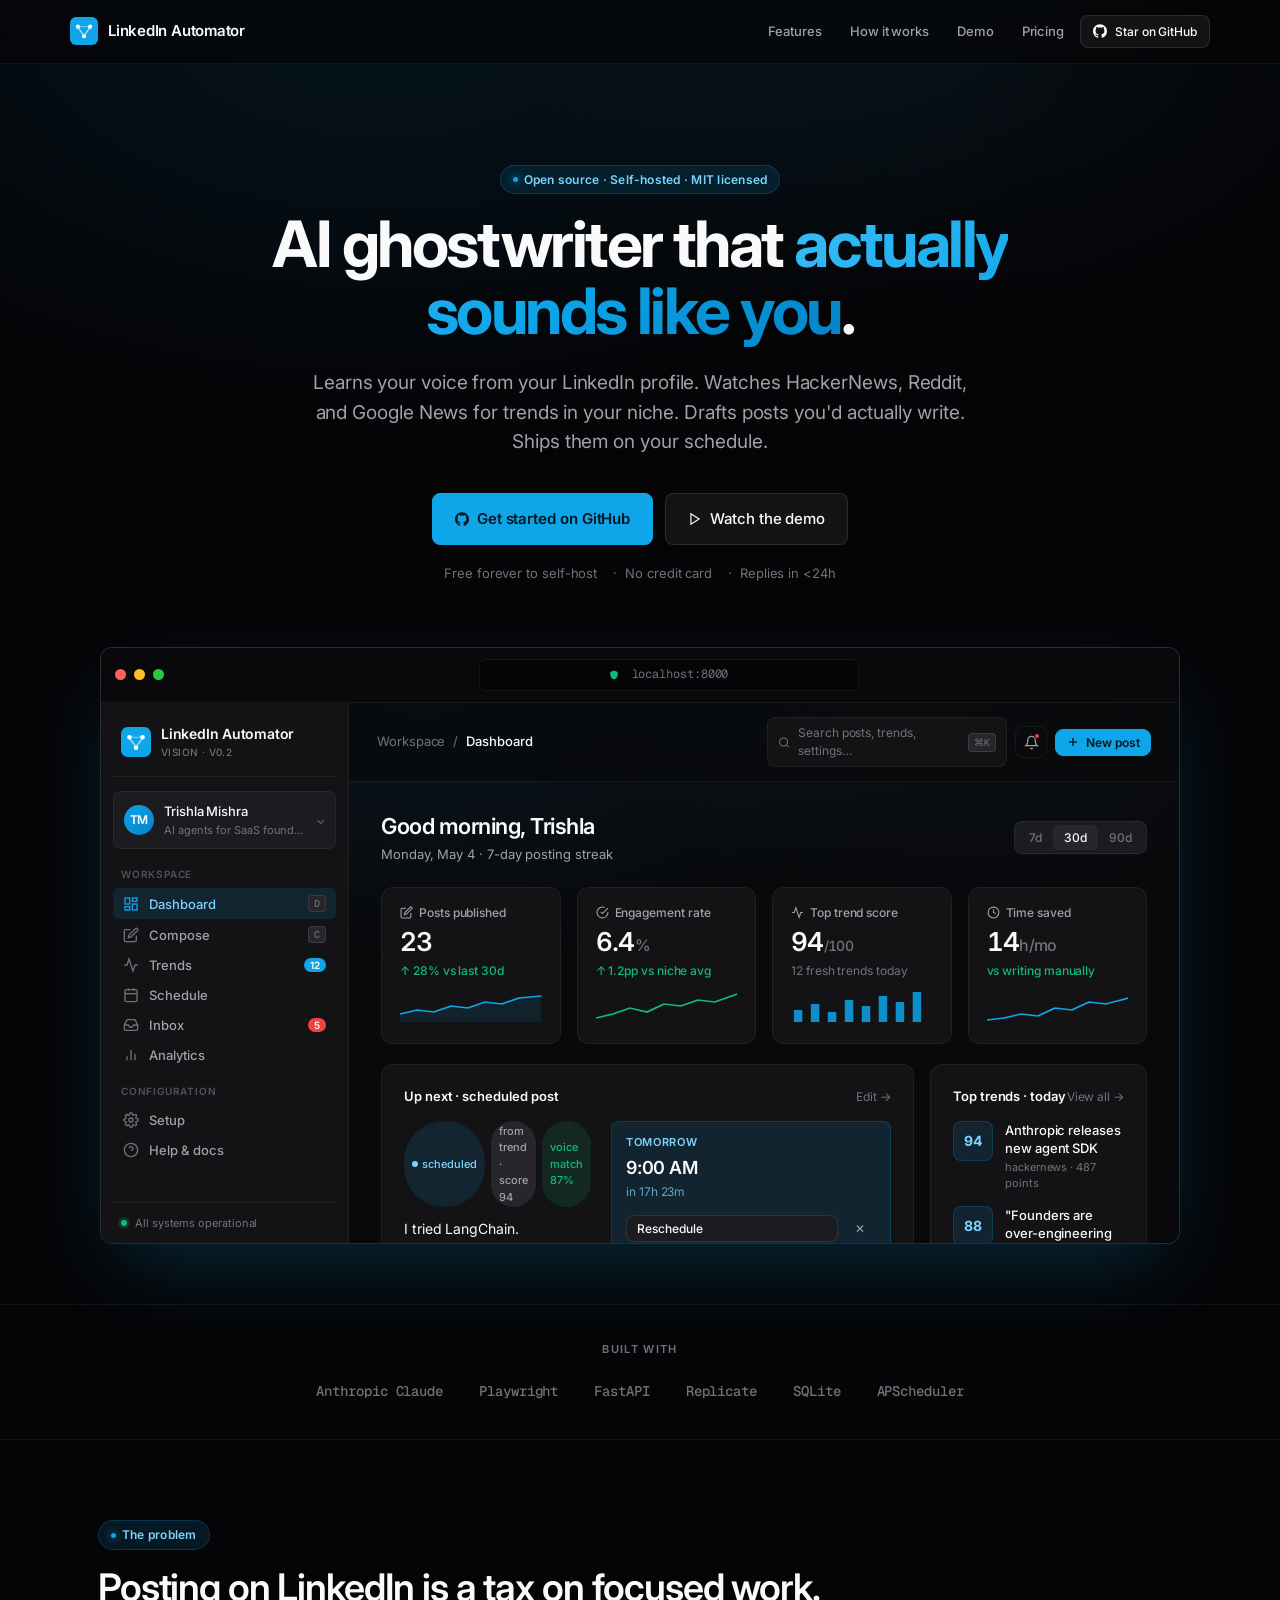
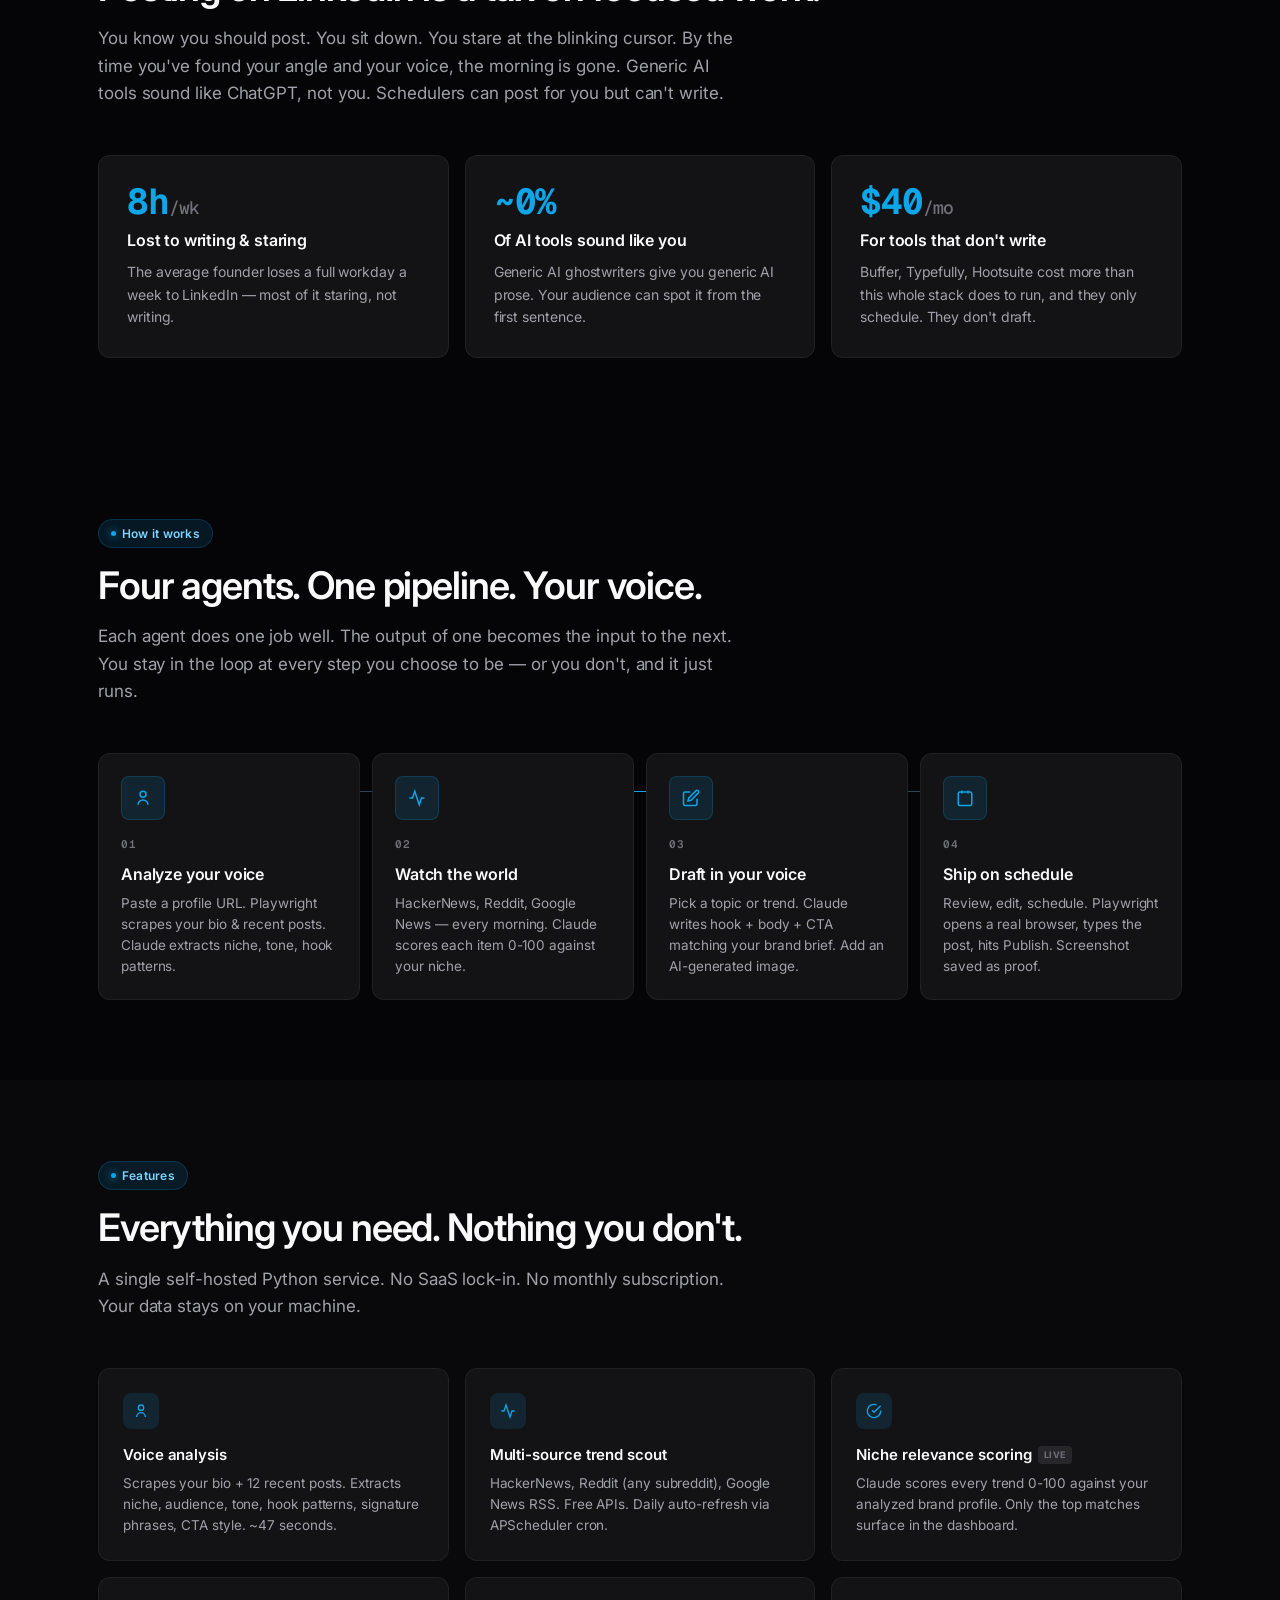
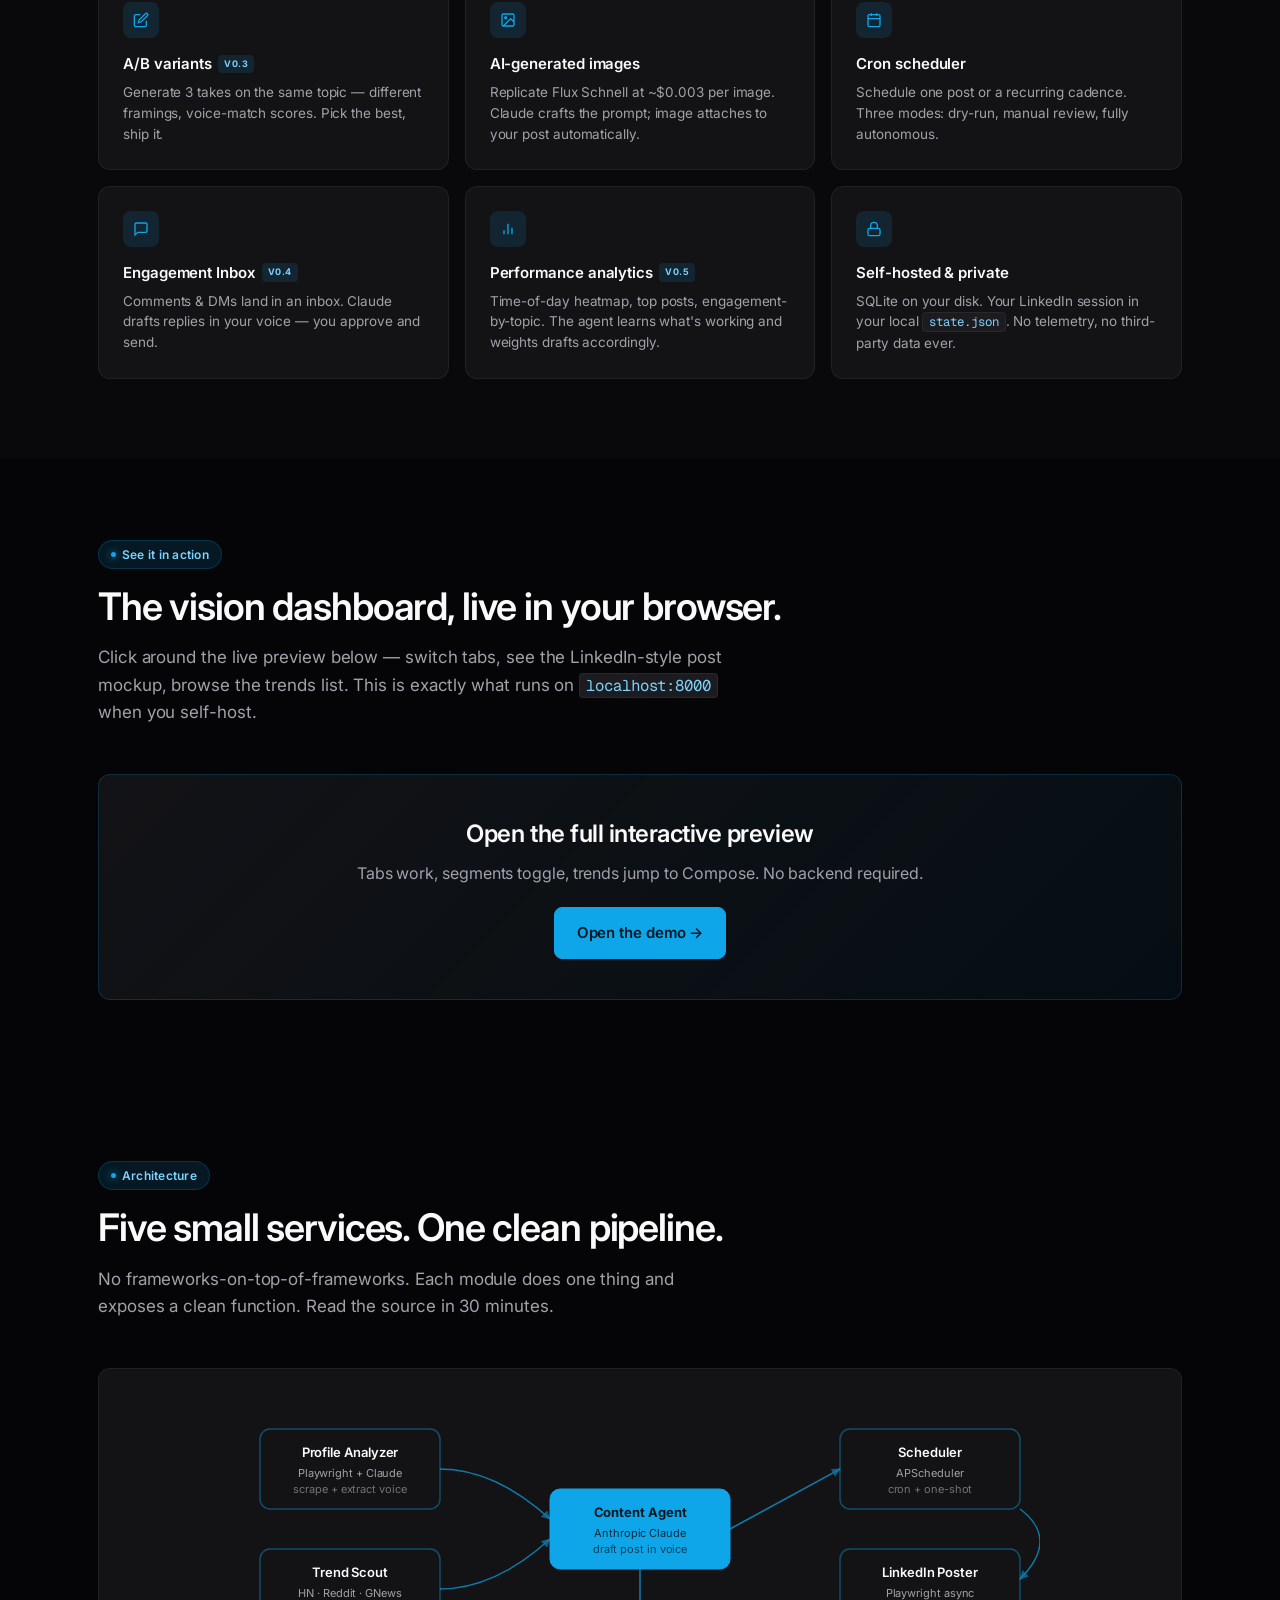
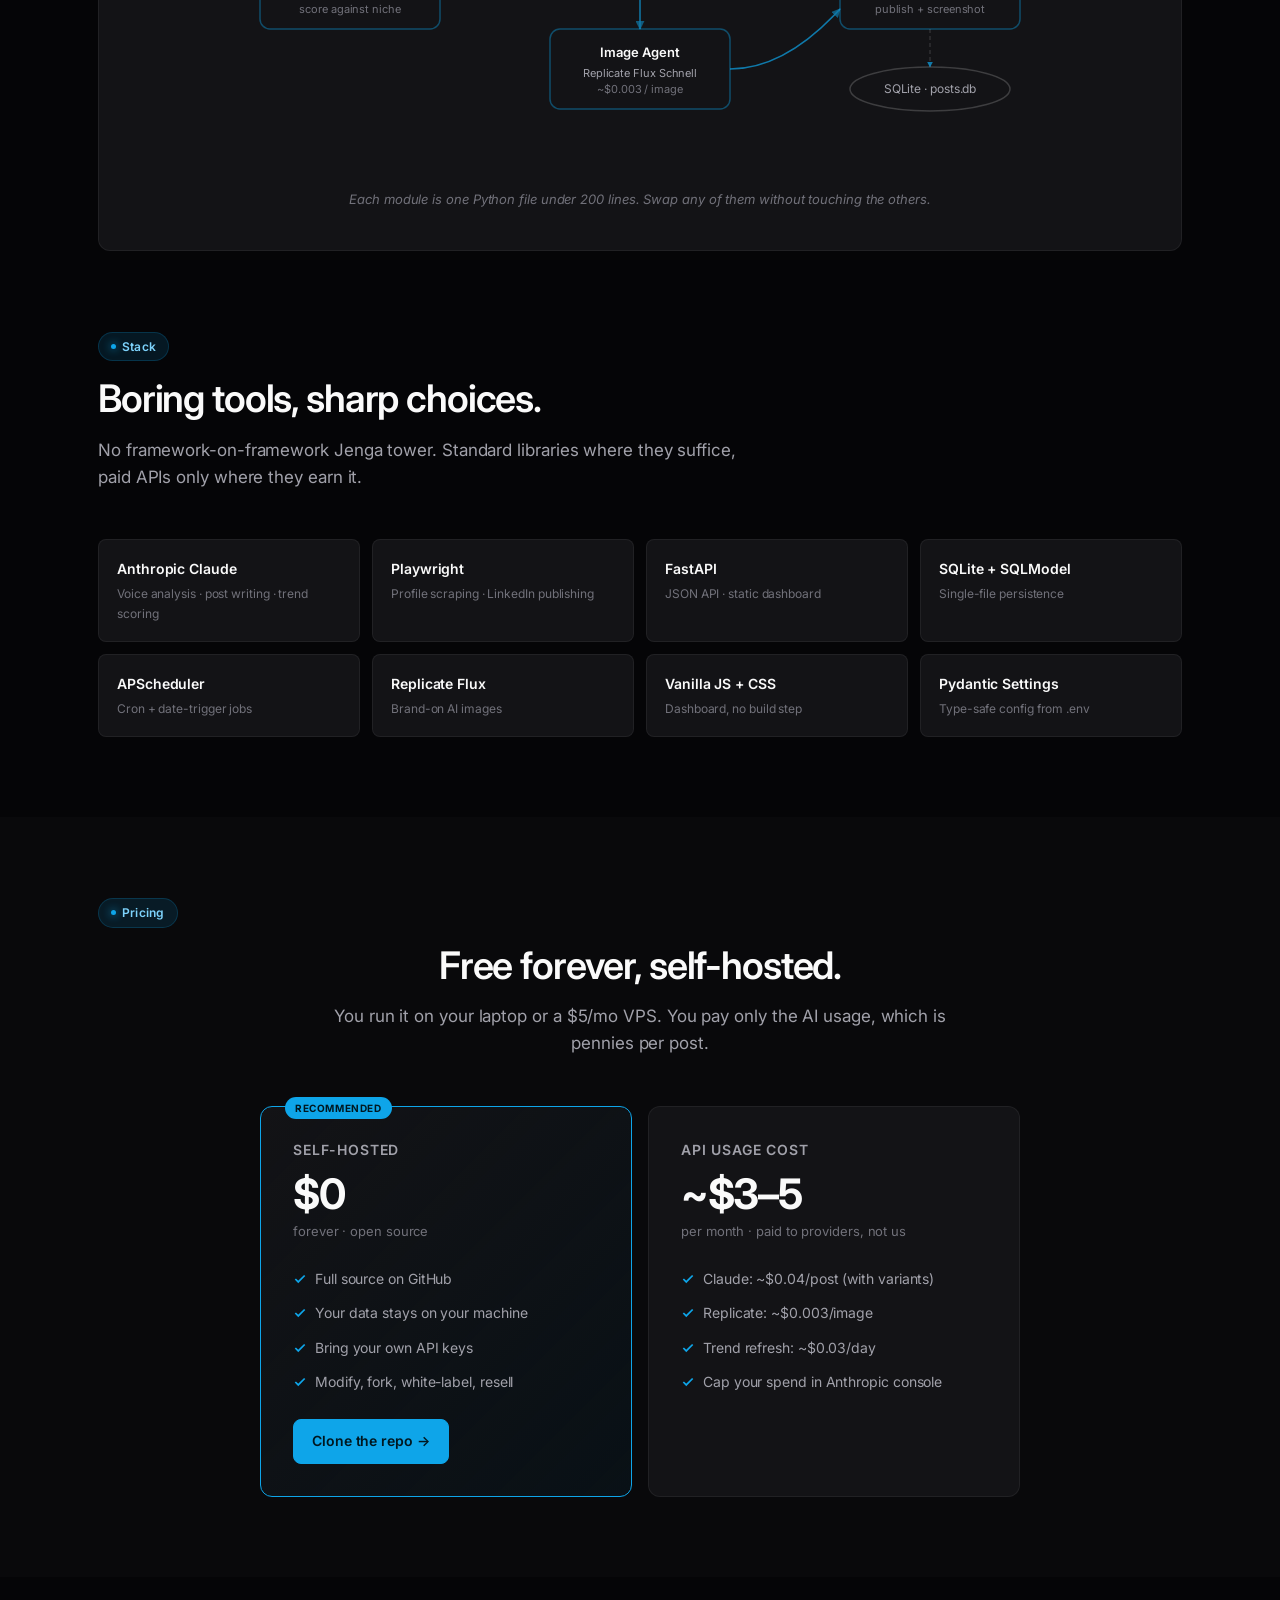
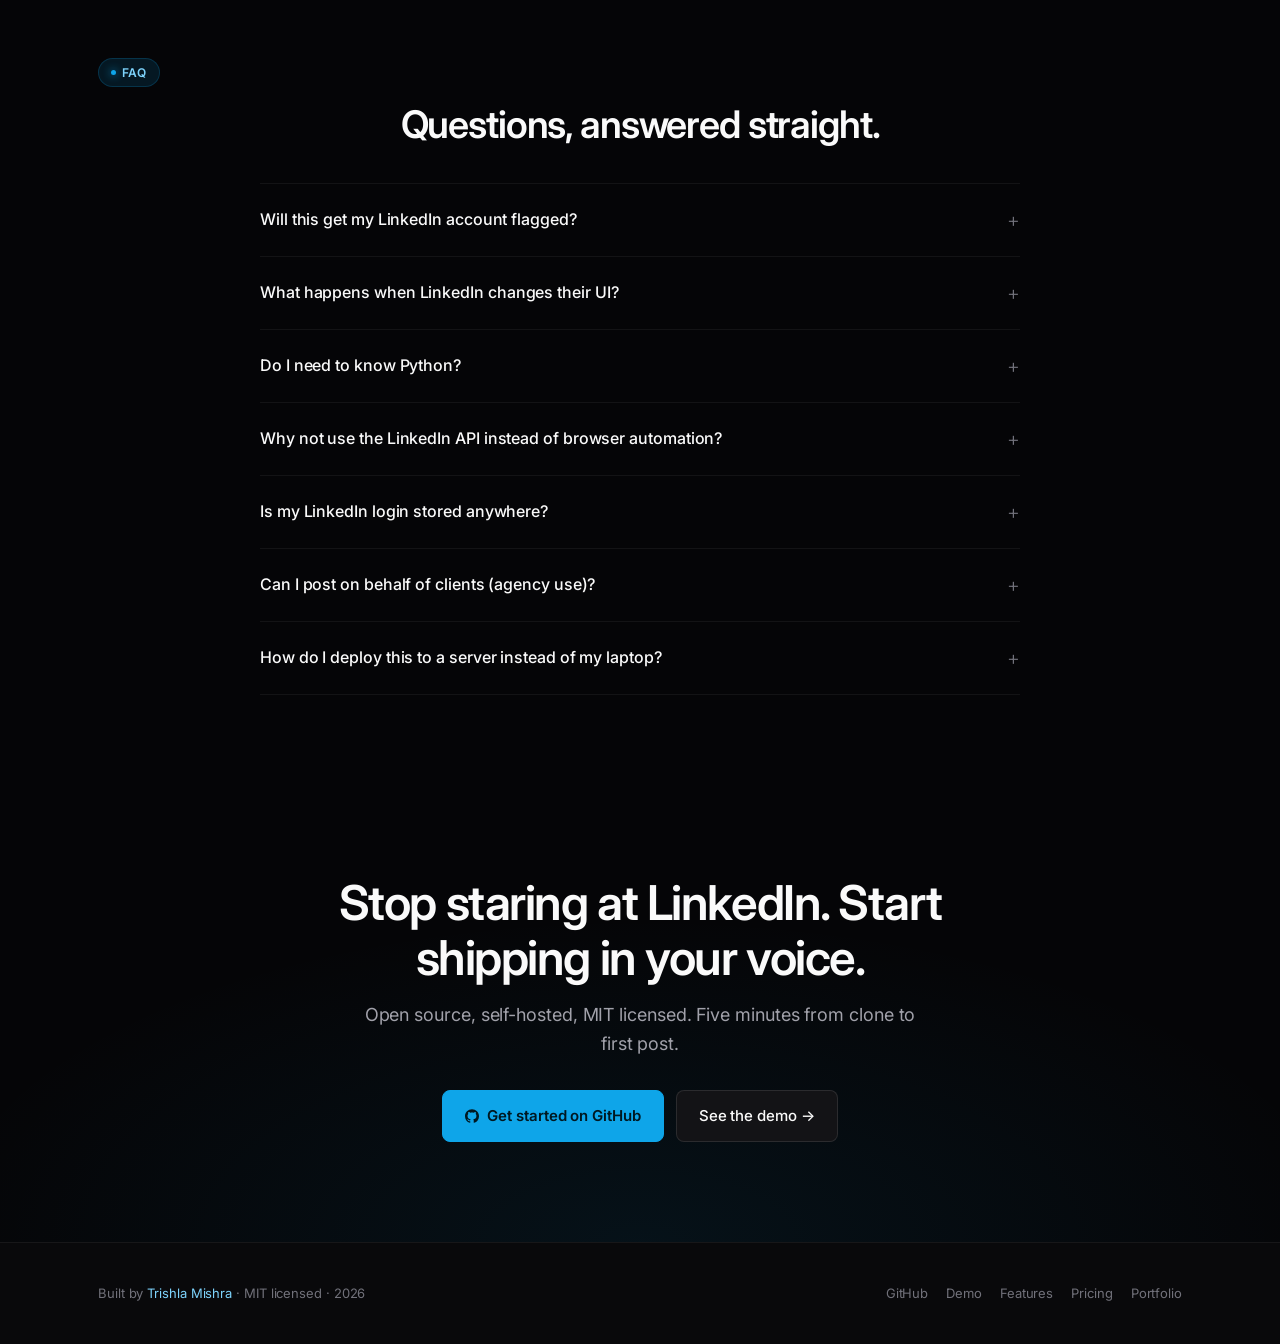
<file: index.html>
<!DOCTYPE html>
<html lang="en">
<head>
  <meta charset="UTF-8" />
  <meta name="viewport" content="width=device-width, initial-scale=1.0" />
  <meta name="description" content="LinkedIn Automator — open-source AI agent that learns your LinkedIn voice, watches HackerNews/Reddit/Google News for trends in your niche, drafts posts you'd actually write, and ships them on your schedule. Self-hosted. MIT licensed." />
  <meta property="og:title" content="LinkedIn Automator — AI ghostwriter that sounds like you" />
  <meta property="og:description" content="Open-source AI agent that learns your LinkedIn voice from your own profile, scouts trends in your niche, and drafts posts you'd actually write." />
  <meta property="og:type" content="website" />
  <title>LinkedIn Automator — AI ghostwriter that sounds like you</title>
  <link rel="preconnect" href="https://fonts.googleapis.com" />
  <link rel="preconnect" href="https://fonts.gstatic.com" crossorigin />
  <link href="https://fonts.googleapis.com/css2?family=Inter:wght@400;500;600;700&family=Geist+Mono:wght@400;500&display=swap" rel="stylesheet" />
  <link rel="icon" type="image/svg+xml" href="data:image/svg+xml,<svg xmlns='http://www.w3.org/2000/svg' viewBox='0 0 32 32'><rect width='32' height='32' rx='7' fill='%230EA5E9'/><circle cx='9' cy='11' r='2.4' fill='white'/><circle cx='23' cy='11' r='2.4' fill='white'/><circle cx='16' cy='22' r='2.4' fill='white'/></svg>" />
  <style>
    /* =========================================================================
       LinkedIn Automator — Marketing site
       Dark sky-blue. Linear-inspired. No purple.
       ========================================================================= */
    :root {
      color-scheme: dark;
      --bg: #050507;
      --bg-2: #09090B;
      --surface: #131316;
      --surface-2: #1C1C20;
      --surface-3: #26262B;
      --text: #FAFAFA;
      --text-2: #A1A1AA;
      --text-3: #71717A;
      --border: rgba(255, 255, 255, 0.06);
      --border-2: rgba(255, 255, 255, 0.10);
      --border-strong: rgba(255, 255, 255, 0.18);
      --brand: #0EA5E9;
      --brand-hover: #38BDF8;
      --brand-soft: rgba(14, 165, 233, 0.12);
      --brand-soft-2: rgba(14, 165, 233, 0.20);
      --brand-text: #7DD3FC;
      --linkedin: #0A66C2;
      --success: #10B981;
      --success-soft: rgba(16, 185, 129, 0.12);
      --warning: #F59E0B;
      --danger: #EF4444;
      --radius: 8px;
      --radius-lg: 12px;
      --radius-xl: 16px;
      --shadow-lg: 0 32px 80px -20px rgba(14, 165, 233, 0.25);
    }

    *, *::before, *::after { box-sizing: border-box; }

    html, body {
      margin: 0;
      padding: 0;
      background: var(--bg);
      color: var(--text);
      font-family: "Inter", -apple-system, BlinkMacSystemFont, system-ui, sans-serif;
      font-size: 16px;
      line-height: 1.6;
      -webkit-font-smoothing: antialiased;
      -moz-osx-font-smoothing: grayscale;
      letter-spacing: -0.005em;
      scroll-behavior: smooth;
    }
    button { font-family: inherit; cursor: pointer; }
    code { font-family: "Geist Mono", "SF Mono", Consolas, monospace; font-size: 0.92em; color: var(--brand-text); background: var(--surface-2); border: 1px solid var(--border); padding: 1px 6px; border-radius: 4px; }
    a { color: inherit; text-decoration: none; }

    /* ambient glows */
    body::before {
      content: "";
      position: fixed;
      inset: 0 0 auto 0;
      height: 600px;
      background:
        radial-gradient(ellipse 80% 100% at 30% 0%, rgba(14, 165, 233, 0.10), transparent 70%),
        radial-gradient(ellipse 50% 80% at 75% 0%, rgba(56, 189, 248, 0.06), transparent 70%);
      pointer-events: none;
      z-index: 0;
    }

    /* ==========================================================================
       Container
       ========================================================================== */
    .container {
      max-width: 1140px;
      margin: 0 auto;
      padding: 0 28px;
      position: relative;
      z-index: 1;
    }

    /* ==========================================================================
       Nav
       ========================================================================== */
    .nav {
      position: sticky;
      top: 0;
      z-index: 50;
      background: rgba(5, 5, 7, 0.7);
      backdrop-filter: blur(14px);
      border-bottom: 1px solid var(--border);
    }
    .nav__inner {
      display: flex;
      align-items: center;
      justify-content: space-between;
      padding: 14px 0;
    }
    .logo {
      display: flex;
      align-items: center;
      gap: 10px;
      font-weight: 600;
      font-size: 15px;
      letter-spacing: -0.015em;
    }
    .logo svg { width: 28px; height: 28px; }
    .nav__links {
      display: flex;
      align-items: center;
      gap: 4px;
    }
    .nav__link {
      padding: 7px 12px;
      border-radius: var(--radius);
      color: var(--text-2);
      font-size: 13px;
      font-weight: 500;
      transition: all 0.12s;
    }
    .nav__link:hover { color: var(--text); background: var(--surface); }

    /* ==========================================================================
       Buttons
       ========================================================================== */
    .btn {
      display: inline-flex;
      align-items: center;
      gap: 8px;
      padding: 10px 18px;
      border-radius: var(--radius);
      border: 1px solid var(--border-2);
      background: var(--surface);
      color: var(--text);
      font-size: 14px;
      font-weight: 500;
      transition: all 0.15s;
    }
    .btn:hover { background: var(--surface-2); border-color: var(--border-strong); transform: translateY(-1px); }
    .btn--primary {
      background: var(--brand);
      border-color: var(--brand);
      color: #001821;
      font-weight: 600;
    }
    .btn--primary:hover { background: var(--brand-hover); border-color: var(--brand-hover); }
    .btn--ghost {
      background: transparent;
      border-color: transparent;
      color: var(--text-2);
    }
    .btn--ghost:hover { background: var(--surface); color: var(--text); }
    .btn--lg { padding: 13px 22px; font-size: 15px; }
    .btn--sm { padding: 6px 12px; font-size: 12px; }
    .btn svg { width: 14px; height: 14px; }

    /* ==========================================================================
       Section spacing
       ========================================================================== */
    section { padding: 80px 0; }
    section h2 {
      font-size: 38px;
      font-weight: 600;
      letter-spacing: -0.03em;
      line-height: 1.15;
      margin: 0 0 16px;
    }
    section .lead {
      font-size: 17px;
      color: var(--text-2);
      max-width: 640px;
      margin: 0 0 48px;
      line-height: 1.6;
    }
    .eyebrow {
      display: inline-flex;
      align-items: center;
      gap: 6px;
      font-size: 12px;
      font-weight: 600;
      color: var(--brand-text);
      background: var(--brand-soft);
      border: 1px solid var(--brand-soft-2);
      padding: 4px 12px;
      border-radius: 999px;
      margin-bottom: 16px;
      letter-spacing: 0.02em;
    }
    .eyebrow .dot {
      width: 5px;
      height: 5px;
      border-radius: 50%;
      background: var(--brand);
      box-shadow: 0 0 8px var(--brand);
    }

    /* ==========================================================================
       Hero
       ========================================================================== */
    .hero { padding: 100px 0 60px; text-align: center; }
    .hero h1 {
      font-size: 64px;
      font-weight: 700;
      letter-spacing: -0.04em;
      line-height: 1.05;
      margin: 0 0 24px;
      max-width: 880px;
      margin-left: auto;
      margin-right: auto;
    }
    .hero h1 .grad {
      background: linear-gradient(135deg, #38BDF8 0%, #0EA5E9 50%, #0284C7 100%);
      -webkit-background-clip: text;
      background-clip: text;
      color: transparent;
    }
    .hero p {
      font-size: 19px;
      color: var(--text-2);
      max-width: 660px;
      margin: 0 auto 36px;
      line-height: 1.55;
    }
    .hero__ctas {
      display: flex;
      gap: 12px;
      justify-content: center;
      margin-bottom: 18px;
      flex-wrap: wrap;
    }
    .hero__sub {
      font-size: 13px;
      color: var(--text-3);
      display: flex;
      align-items: center;
      justify-content: center;
      gap: 8px;
      flex-wrap: wrap;
    }
    .hero__sub::before, .hero__sub::after {
      content: "·";
      color: var(--text-3);
    }
    .hero__sub::before, .hero__sub::after { display: none; }
    .hero__sub > span { display: inline-flex; align-items: center; gap: 8px; }
    .hero__sub > span::after { content: "·"; color: var(--text-3); margin-left: 8px; }
    .hero__sub > span:last-child::after { display: none; }

    /* hero visual */
    .hero__visual {
      max-width: 1080px;
      margin: 64px auto 0;
      position: relative;
    }
    .browser-frame {
      background: var(--surface);
      border: 1px solid var(--border-2);
      border-radius: var(--radius-lg);
      box-shadow: var(--shadow-lg);
      overflow: hidden;
    }
    .browser-chrome {
      display: flex;
      align-items: center;
      gap: 8px;
      padding: 11px 14px;
      background: var(--bg-2);
      border-bottom: 1px solid var(--border);
    }
    .browser-dot {
      width: 11px; height: 11px;
      border-radius: 50%;
      background: var(--surface-3);
    }
    .browser-dot--red { background: #FF5F57; }
    .browser-dot--yellow { background: #FEBC2E; }
    .browser-dot--green { background: #28C840; }
    .browser-url {
      flex: 1;
      margin-left: 12px;
      padding: 5px 12px;
      background: var(--bg);
      border: 1px solid var(--border);
      border-radius: 6px;
      font-family: "Geist Mono", monospace;
      font-size: 12px;
      color: var(--text-3);
      text-align: center;
      max-width: 380px;
      margin: 0 auto;
    }
    .browser-url-icon {
      display: inline-block;
      width: 10px; height: 10px;
      vertical-align: middle;
      margin-right: 6px;
      color: var(--success);
    }
    .browser-body {
      padding: 0;
      height: 540px;
      overflow: hidden;
      position: relative;
    }
    .browser-body iframe {
      width: 100%;
      height: 100%;
      border: 0;
      display: block;
    }

    /* ==========================================================================
       Trust strip
       ========================================================================== */
    .trust {
      padding: 36px 0;
      border-top: 1px solid var(--border);
      border-bottom: 1px solid var(--border);
    }
    .trust__label {
      text-align: center;
      font-size: 11px;
      color: var(--text-3);
      letter-spacing: 0.12em;
      text-transform: uppercase;
      font-weight: 600;
      margin-bottom: 22px;
    }
    .trust__row {
      display: flex;
      gap: 36px;
      justify-content: center;
      align-items: center;
      flex-wrap: wrap;
      opacity: 0.7;
    }
    .trust__item {
      font-family: "Geist Mono", monospace;
      font-size: 14px;
      color: var(--text-2);
      font-weight: 500;
    }

    /* ==========================================================================
       Problem section
       ========================================================================== */
    .problem-grid {
      display: grid;
      grid-template-columns: repeat(3, 1fr);
      gap: 16px;
      margin-top: 36px;
    }
    .problem-card {
      background: var(--surface);
      border: 1px solid var(--border);
      border-radius: var(--radius-lg);
      padding: 28px;
    }
    .problem-card__num {
      font-family: "Geist Mono", monospace;
      font-size: 36px;
      font-weight: 700;
      color: var(--brand);
      letter-spacing: -0.03em;
      line-height: 1;
      margin-bottom: 8px;
    }
    .problem-card__num small { font-size: 18px; color: var(--text-3); font-weight: 500; }
    .problem-card h3 {
      font-size: 16px;
      font-weight: 600;
      margin: 8px 0 8px;
      letter-spacing: -0.01em;
    }
    .problem-card p {
      font-size: 14px;
      color: var(--text-2);
      margin: 0;
      line-height: 1.6;
    }

    /* ==========================================================================
       How it works — pipeline
       ========================================================================== */
    .pipeline {
      display: grid;
      grid-template-columns: repeat(4, 1fr);
      gap: 12px;
      margin-top: 36px;
      position: relative;
    }
    .pipeline::before {
      content: "";
      position: absolute;
      top: 38px;
      left: 12%;
      right: 12%;
      height: 1px;
      background: linear-gradient(90deg,
        transparent 0%,
        var(--border-strong) 10%,
        var(--brand) 50%,
        var(--border-strong) 90%,
        transparent 100%
      );
      z-index: 0;
    }
    .step {
      background: var(--surface);
      border: 1px solid var(--border);
      border-radius: var(--radius-lg);
      padding: 22px;
      position: relative;
      z-index: 1;
    }
    .step__icon {
      width: 44px; height: 44px;
      background: var(--brand-soft);
      border: 1px solid var(--brand-soft-2);
      border-radius: var(--radius);
      display: flex;
      align-items: center;
      justify-content: center;
      margin-bottom: 16px;
    }
    .step__icon svg { width: 18px; height: 18px; color: var(--brand); }
    .step__num {
      font-family: "Geist Mono", monospace;
      font-size: 11px;
      color: var(--text-3);
      font-weight: 600;
      letter-spacing: 0.08em;
      margin-bottom: 8px;
    }
    .step h3 {
      font-size: 16px;
      font-weight: 600;
      margin: 0 0 6px;
      letter-spacing: -0.01em;
    }
    .step p {
      font-size: 13.5px;
      color: var(--text-2);
      margin: 0;
      line-height: 1.55;
    }

    /* ==========================================================================
       Features grid
       ========================================================================== */
    .features {
      display: grid;
      grid-template-columns: repeat(3, 1fr);
      gap: 16px;
      margin-top: 36px;
    }
    .feature {
      background: var(--surface);
      border: 1px solid var(--border);
      border-radius: var(--radius-lg);
      padding: 24px;
      transition: all 0.15s;
    }
    .feature:hover {
      border-color: var(--border-strong);
      transform: translateY(-2px);
    }
    .feature__icon {
      width: 36px; height: 36px;
      background: var(--brand-soft);
      border-radius: var(--radius);
      display: flex;
      align-items: center;
      justify-content: center;
      margin-bottom: 14px;
    }
    .feature__icon svg { width: 16px; height: 16px; color: var(--brand); }
    .feature h3 {
      font-size: 15px;
      font-weight: 600;
      margin: 0 0 6px;
      display: flex;
      align-items: center;
      gap: 6px;
    }
    .feature__badge {
      font-size: 9px;
      font-weight: 700;
      padding: 2px 6px;
      border-radius: 4px;
      background: var(--surface-3);
      color: var(--text-3);
      text-transform: uppercase;
      letter-spacing: 0.06em;
    }
    .feature__badge--soon {
      background: var(--brand-soft);
      color: var(--brand-text);
    }
    .feature p {
      font-size: 13.5px;
      color: var(--text-2);
      margin: 0;
      line-height: 1.55;
    }

    /* ==========================================================================
       Demo CTA
       ========================================================================== */
    .demo-cta {
      background: linear-gradient(135deg, var(--surface) 0%, rgba(14,165,233,0.06) 100%);
      border: 1px solid var(--brand-soft-2);
      border-radius: var(--radius-lg);
      padding: 40px;
      text-align: center;
      margin-top: 36px;
    }
    .demo-cta h3 {
      font-size: 24px;
      font-weight: 600;
      letter-spacing: -0.02em;
      margin: 0 0 8px;
    }
    .demo-cta p { color: var(--text-2); margin: 0 0 20px; }

    /* ==========================================================================
       Architecture
       ========================================================================== */
    .arch {
      background: var(--surface);
      border: 1px solid var(--border);
      border-radius: var(--radius-lg);
      padding: 40px;
      margin-top: 36px;
    }
    .arch svg { width: 100%; max-width: 800px; height: auto; display: block; margin: 0 auto; }
    .arch__caption {
      font-size: 13px;
      color: var(--text-3);
      text-align: center;
      margin-top: 20px;
      font-style: italic;
    }

    /* ==========================================================================
       Stack
       ========================================================================== */
    .stack-grid {
      display: grid;
      grid-template-columns: repeat(4, 1fr);
      gap: 12px;
      margin-top: 32px;
    }
    .stack-item {
      background: var(--surface);
      border: 1px solid var(--border);
      border-radius: var(--radius);
      padding: 18px;
    }
    .stack-item__name { font-size: 14px; font-weight: 600; margin-bottom: 4px; }
    .stack-item__role { font-size: 12px; color: var(--text-3); }

    /* ==========================================================================
       Pricing
       ========================================================================== */
    .pricing {
      display: grid;
      grid-template-columns: repeat(2, 1fr);
      gap: 16px;
      max-width: 760px;
      margin: 36px auto 0;
    }
    .price-card {
      background: var(--surface);
      border: 1px solid var(--border);
      border-radius: var(--radius-lg);
      padding: 32px;
      position: relative;
    }
    .price-card--highlight {
      border-color: var(--brand);
      background: linear-gradient(135deg, var(--surface) 0%, rgba(14,165,233,0.05) 100%);
    }
    .price-card__tag {
      position: absolute;
      top: -10px;
      left: 24px;
      background: var(--brand);
      color: #001821;
      font-size: 10px;
      font-weight: 700;
      padding: 3px 10px;
      border-radius: 999px;
      letter-spacing: 0.06em;
      text-transform: uppercase;
    }
    .price-card h3 { font-size: 14px; color: var(--text-2); font-weight: 600; margin: 0 0 12px; text-transform: uppercase; letter-spacing: 0.06em; }
    .price-card .price {
      font-size: 42px;
      font-weight: 700;
      letter-spacing: -0.03em;
      line-height: 1;
      margin-bottom: 6px;
    }
    .price-card .price-sub { font-size: 13px; color: var(--text-3); margin-bottom: 20px; }
    .price-card ul {
      list-style: none;
      margin: 20px 0;
      padding: 0;
      font-size: 14px;
      color: var(--text-2);
    }
    .price-card ul li {
      padding: 6px 0;
      display: flex;
      align-items: center;
      gap: 8px;
    }
    .price-card ul li svg {
      width: 14px; height: 14px;
      color: var(--brand);
      flex-shrink: 0;
    }

    /* ==========================================================================
       FAQ
       ========================================================================== */
    .faq { max-width: 760px; margin: 36px auto 0; }
    .faq-item {
      border-bottom: 1px solid var(--border);
      padding: 20px 0;
    }
    .faq-item:first-child { border-top: 1px solid var(--border); }
    .faq-item summary {
      cursor: pointer;
      font-size: 16px;
      font-weight: 500;
      list-style: none;
      display: flex;
      align-items: center;
      justify-content: space-between;
      gap: 12px;
    }
    .faq-item summary::-webkit-details-marker { display: none; }
    .faq-item summary::after {
      content: "+";
      font-size: 20px;
      color: var(--text-3);
      font-weight: 300;
      transition: transform 0.2s;
    }
    .faq-item[open] summary::after { transform: rotate(45deg); }
    .faq-item p {
      margin: 12px 0 0;
      color: var(--text-2);
      font-size: 14.5px;
      line-height: 1.65;
    }

    /* ==========================================================================
       Final CTA
       ========================================================================== */
    .final-cta {
      text-align: center;
      padding: 100px 0;
      background:
        radial-gradient(ellipse 80% 100% at 50% 100%, rgba(14, 165, 233, 0.08), transparent 70%);
    }
    .final-cta h2 {
      font-size: 48px;
      max-width: 720px;
      margin: 0 auto 16px;
    }
    .final-cta p { font-size: 18px; color: var(--text-2); max-width: 560px; margin: 0 auto 32px; }
    .final-cta__ctas {
      display: flex;
      gap: 12px;
      justify-content: center;
      flex-wrap: wrap;
    }

    /* ==========================================================================
       Footer
       ========================================================================== */
    footer {
      border-top: 1px solid var(--border);
      padding: 40px 0;
      background: var(--bg-2);
    }
    .footer__inner {
      display: flex;
      align-items: center;
      justify-content: space-between;
      flex-wrap: wrap;
      gap: 16px;
    }
    .footer__copy { font-size: 13px; color: var(--text-3); }
    .footer__copy a { color: var(--brand-text); }
    .footer__links {
      display: flex;
      gap: 18px;
      font-size: 13px;
    }
    .footer__links a {
      color: var(--text-3);
      transition: color 0.12s;
    }
    .footer__links a:hover { color: var(--text); }

    /* ==========================================================================
       Responsive
       ========================================================================== */
    @media (max-width: 900px) {
      section { padding: 60px 0; }
      .hero { padding: 60px 0 40px; }
      .hero h1 { font-size: 40px; }
      section h2 { font-size: 30px; }
      .final-cta h2 { font-size: 32px; }
      .problem-grid, .pipeline, .features, .stack-grid, .pricing { grid-template-columns: 1fr; }
      .pipeline::before { display: none; }
      .browser-body { height: 380px; }
      .nav__links .nav__link:not(.btn) { display: none; }
    }
  </style>
</head>
<body>

  <!-- ============== NAV ============== -->
  <nav class="nav">
    <div class="container nav__inner">
      <a href="#" class="logo">
        <svg viewBox="0 0 32 32" fill="none">
          <rect width="32" height="32" rx="7" fill="#0EA5E9"/>
          <circle cx="9" cy="11" r="2.4" fill="white"/>
          <circle cx="23" cy="11" r="2.4" fill="white"/>
          <circle cx="16" cy="22" r="2.4" fill="white"/>
          <path d="M9.7 12.6L15.3 20.4" stroke="white" stroke-width="1.4" stroke-linecap="round" opacity="0.7"/>
          <path d="M22.3 12.6L16.7 20.4" stroke="white" stroke-width="1.4" stroke-linecap="round" opacity="0.7"/>
          <path d="M11 11H21" stroke="white" stroke-width="1.4" stroke-linecap="round" opacity="0.4"/>
        </svg>
        <span>LinkedIn Automator</span>
      </a>
      <div class="nav__links">
        <a class="nav__link" href="#features">Features</a>
        <a class="nav__link" href="#how">How it works</a>
        <a class="nav__link" href="#demo">Demo</a>
        <a class="nav__link" href="#pricing">Pricing</a>
        <a class="btn btn--sm" href="https://github.com/trishlamishra14/Linkedin-Automator" target="_blank" rel="noopener">
          <svg viewBox="0 0 24 24" fill="currentColor"><path d="M12 .297c-6.63 0-12 5.373-12 12 0 5.303 3.438 9.8 8.205 11.385.6.113.82-.258.82-.577 0-.285-.01-1.04-.015-2.04-3.338.724-4.042-1.61-4.042-1.61C4.422 18.07 3.633 17.7 3.633 17.7c-1.087-.744.084-.729.084-.729 1.205.084 1.838 1.236 1.838 1.236 1.07 1.835 2.809 1.305 3.495.998.108-.776.417-1.305.76-1.605-2.665-.3-5.466-1.332-5.466-5.93 0-1.31.465-2.38 1.235-3.22-.135-.303-.54-1.523.105-3.176 0 0 1.005-.322 3.3 1.23.96-.267 1.98-.399 3-.405 1.02.006 2.04.138 3 .405 2.28-1.552 3.285-1.23 3.285-1.23.645 1.653.24 2.873.12 3.176.765.84 1.23 1.91 1.23 3.22 0 4.61-2.805 5.625-5.475 5.92.42.36.81 1.096.81 2.22 0 1.606-.015 2.896-.015 3.286 0 .315.21.69.825.57C20.565 22.092 24 17.592 24 12.297c0-6.627-5.373-12-12-12"/></svg>
          Star on GitHub
        </a>
      </div>
    </div>
  </nav>

  <!-- ============== HERO ============== -->
  <section class="hero">
    <div class="container">
      <div class="eyebrow">
        <span class="dot"></span>
        Open source · Self-hosted · MIT licensed
      </div>
      <h1>
        AI ghostwriter that <span class="grad">actually sounds like you</span>.
      </h1>
      <p>
        Learns your voice from your LinkedIn profile. Watches HackerNews, Reddit, and Google News for trends in your niche. Drafts posts you'd actually write. Ships them on your schedule.
      </p>
      <div class="hero__ctas">
        <a class="btn btn--primary btn--lg" href="https://github.com/trishlamishra14/Linkedin-Automator" target="_blank" rel="noopener">
          <svg viewBox="0 0 24 24" fill="currentColor"><path d="M12 .297c-6.63 0-12 5.373-12 12 0 5.303 3.438 9.8 8.205 11.385.6.113.82-.258.82-.577 0-.285-.01-1.04-.015-2.04-3.338.724-4.042-1.61-4.042-1.61C4.422 18.07 3.633 17.7 3.633 17.7c-1.087-.744.084-.729.084-.729 1.205.084 1.838 1.236 1.838 1.236 1.07 1.835 2.809 1.305 3.495.998.108-.776.417-1.305.76-1.605-2.665-.3-5.466-1.332-5.466-5.93 0-1.31.465-2.38 1.235-3.22-.135-.303-.54-1.523.105-3.176 0 0 1.005-.322 3.3 1.23.96-.267 1.98-.399 3-.405 1.02.006 2.04.138 3 .405 2.28-1.552 3.285-1.23 3.285-1.23.645 1.653.24 2.873.12 3.176.765.84 1.23 1.91 1.23 3.22 0 4.61-2.805 5.625-5.475 5.92.42.36.81 1.096.81 2.22 0 1.606-.015 2.896-.015 3.286 0 .315.21.69.825.57C20.565 22.092 24 17.592 24 12.297c0-6.627-5.373-12-12-12"/></svg>
          Get started on GitHub
        </a>
        <a class="btn btn--lg" href="#demo">
          <svg viewBox="0 0 24 24" fill="none" stroke="currentColor" stroke-width="2"><polygon points="5 3 19 12 5 21 5 3"/></svg>
          Watch the demo
        </a>
      </div>
      <div class="hero__sub">
        <span>Free forever to self-host</span>
        <span>No credit card</span>
        <span>Replies in &lt;24h</span>
      </div>

      <div class="hero__visual">
        <div class="browser-frame">
          <div class="browser-chrome">
            <span class="browser-dot browser-dot--red"></span>
            <span class="browser-dot browser-dot--yellow"></span>
            <span class="browser-dot browser-dot--green"></span>
            <div class="browser-url">
              <svg class="browser-url-icon" viewBox="0 0 24 24" fill="currentColor"><path d="M12 1l9 4v6c0 5.55-3.84 10.74-9 12-5.16-1.26-9-6.45-9-12V5l9-4z"/></svg>
              localhost:8000
            </div>
          </div>
          <div class="browser-body">
            <iframe src="/preview.html" title="LinkedIn Automator dashboard preview"></iframe>
          </div>
        </div>
      </div>
    </div>
  </section>

  <!-- ============== TRUST STRIP ============== -->
  <div class="trust">
    <div class="container">
      <div class="trust__label">Built with</div>
      <div class="trust__row">
        <div class="trust__item">Anthropic Claude</div>
        <div class="trust__item">Playwright</div>
        <div class="trust__item">FastAPI</div>
        <div class="trust__item">Replicate</div>
        <div class="trust__item">SQLite</div>
        <div class="trust__item">APScheduler</div>
      </div>
    </div>
  </div>

  <!-- ============== PROBLEM ============== -->
  <section id="problem">
    <div class="container">
      <div class="eyebrow"><span class="dot"></span>The problem</div>
      <h2>Posting on LinkedIn is a tax on focused work.</h2>
      <p class="lead">
        You know you should post. You sit down. You stare at the blinking cursor. By the time you've found your angle and your voice, the morning is gone. Generic AI tools sound like ChatGPT, not you. Schedulers can post for you but can't write.
      </p>
      <div class="problem-grid">
        <div class="problem-card">
          <div class="problem-card__num">8h<small>/wk</small></div>
          <h3>Lost to writing &amp; staring</h3>
          <p>The average founder loses a full workday a week to LinkedIn — most of it staring, not writing.</p>
        </div>
        <div class="problem-card">
          <div class="problem-card__num">~0%</div>
          <h3>Of AI tools sound like you</h3>
          <p>Generic AI ghostwriters give you generic AI prose. Your audience can spot it from the first sentence.</p>
        </div>
        <div class="problem-card">
          <div class="problem-card__num">$40<small>/mo</small></div>
          <h3>For tools that don't write</h3>
          <p>Buffer, Typefully, Hootsuite cost more than this whole stack does to run, and they only schedule. They don't draft.</p>
        </div>
      </div>
    </div>
  </section>

  <!-- ============== HOW IT WORKS ============== -->
  <section id="how">
    <div class="container">
      <div class="eyebrow"><span class="dot"></span>How it works</div>
      <h2>Four agents. One pipeline. Your voice.</h2>
      <p class="lead">
        Each agent does one job well. The output of one becomes the input to the next. You stay in the loop at every step you choose to be — or you don't, and it just runs.
      </p>
      <div class="pipeline">
        <div class="step">
          <div class="step__icon">
            <svg viewBox="0 0 24 24" fill="none" stroke="currentColor" stroke-width="2"><circle cx="12" cy="7" r="4"/><path d="M5.5 21a6.5 6.5 0 0113 0"/></svg>
          </div>
          <div class="step__num">01</div>
          <h3>Analyze your voice</h3>
          <p>Paste a profile URL. Playwright scrapes your bio &amp; recent posts. Claude extracts niche, tone, hook patterns.</p>
        </div>
        <div class="step">
          <div class="step__icon">
            <svg viewBox="0 0 24 24" fill="none" stroke="currentColor" stroke-width="2"><polyline points="22 12 18 12 15 21 9 3 6 12 2 12"/></svg>
          </div>
          <div class="step__num">02</div>
          <h3>Watch the world</h3>
          <p>HackerNews, Reddit, Google News — every morning. Claude scores each item 0-100 against your niche.</p>
        </div>
        <div class="step">
          <div class="step__icon">
            <svg viewBox="0 0 24 24" fill="none" stroke="currentColor" stroke-width="2"><path d="M11 4H4a2 2 0 0 0-2 2v14a2 2 0 0 0 2 2h14a2 2 0 0 0 2-2v-7"/><path d="M18.5 2.5a2.121 2.121 0 0 1 3 3L12 15l-4 1 1-4 9.5-9.5z"/></svg>
          </div>
          <div class="step__num">03</div>
          <h3>Draft in your voice</h3>
          <p>Pick a topic or trend. Claude writes hook + body + CTA matching your brand brief. Add an AI-generated image.</p>
        </div>
        <div class="step">
          <div class="step__icon">
            <svg viewBox="0 0 24 24" fill="none" stroke="currentColor" stroke-width="2"><rect x="3" y="4" width="18" height="18" rx="2"/><line x1="16" y1="2" x2="16" y2="6"/><line x1="8" y1="2" x2="8" y2="6"/></svg>
          </div>
          <div class="step__num">04</div>
          <h3>Ship on schedule</h3>
          <p>Review, edit, schedule. Playwright opens a real browser, types the post, hits Publish. Screenshot saved as proof.</p>
        </div>
      </div>
    </div>
  </section>

  <!-- ============== FEATURES ============== -->
  <section id="features" style="background: var(--bg-2);">
    <div class="container">
      <div class="eyebrow"><span class="dot"></span>Features</div>
      <h2>Everything you need. Nothing you don't.</h2>
      <p class="lead">A single self-hosted Python service. No SaaS lock-in. No monthly subscription. Your data stays on your machine.</p>
      <div class="features">
        <div class="feature">
          <div class="feature__icon">
            <svg viewBox="0 0 24 24" fill="none" stroke="currentColor" stroke-width="2"><circle cx="12" cy="7" r="4"/><path d="M5.5 21a6.5 6.5 0 0113 0"/></svg>
          </div>
          <h3>Voice analysis</h3>
          <p>Scrapes your bio + 12 recent posts. Extracts niche, audience, tone, hook patterns, signature phrases, CTA style. ~47 seconds.</p>
        </div>
        <div class="feature">
          <div class="feature__icon">
            <svg viewBox="0 0 24 24" fill="none" stroke="currentColor" stroke-width="2"><polyline points="22 12 18 12 15 21 9 3 6 12 2 12"/></svg>
          </div>
          <h3>Multi-source trend scout</h3>
          <p>HackerNews, Reddit (any subreddit), Google News RSS. Free APIs. Daily auto-refresh via APScheduler cron.</p>
        </div>
        <div class="feature">
          <div class="feature__icon">
            <svg viewBox="0 0 24 24" fill="none" stroke="currentColor" stroke-width="2"><path d="M22 11.08V12a10 10 0 11-5.93-9.14"/><polyline points="22 4 12 14.01 9 11.01"/></svg>
          </div>
          <h3>Niche relevance scoring <span class="feature__badge">live</span></h3>
          <p>Claude scores every trend 0-100 against your analyzed brand profile. Only the top matches surface in the dashboard.</p>
        </div>
        <div class="feature">
          <div class="feature__icon">
            <svg viewBox="0 0 24 24" fill="none" stroke="currentColor" stroke-width="2"><path d="M11 4H4a2 2 0 00-2 2v14a2 2 0 002 2h14a2 2 0 002-2v-7"/><path d="M18.5 2.5a2.121 2.121 0 013 3L12 15l-4 1 1-4 9.5-9.5z"/></svg>
          </div>
          <h3>A/B variants <span class="feature__badge feature__badge--soon">v0.3</span></h3>
          <p>Generate 3 takes on the same topic — different framings, voice-match scores. Pick the best, ship it.</p>
        </div>
        <div class="feature">
          <div class="feature__icon">
            <svg viewBox="0 0 24 24" fill="none" stroke="currentColor" stroke-width="2"><rect x="3" y="3" width="18" height="18" rx="2"/><circle cx="8.5" cy="8.5" r="1.5"/><polyline points="21 15 16 10 5 21"/></svg>
          </div>
          <h3>AI-generated images</h3>
          <p>Replicate Flux Schnell at ~$0.003 per image. Claude crafts the prompt; image attaches to your post automatically.</p>
        </div>
        <div class="feature">
          <div class="feature__icon">
            <svg viewBox="0 0 24 24" fill="none" stroke="currentColor" stroke-width="2"><rect x="3" y="4" width="18" height="18" rx="2"/><line x1="16" y1="2" x2="16" y2="6"/><line x1="8" y1="2" x2="8" y2="6"/><line x1="3" y1="10" x2="21" y2="10"/></svg>
          </div>
          <h3>Cron scheduler</h3>
          <p>Schedule one post or a recurring cadence. Three modes: dry-run, manual review, fully autonomous.</p>
        </div>
        <div class="feature">
          <div class="feature__icon">
            <svg viewBox="0 0 24 24" fill="none" stroke="currentColor" stroke-width="2"><path d="M21 15a2 2 0 01-2 2H7l-4 4V5a2 2 0 012-2h14a2 2 0 012 2z"/></svg>
          </div>
          <h3>Engagement Inbox <span class="feature__badge feature__badge--soon">v0.4</span></h3>
          <p>Comments &amp; DMs land in an inbox. Claude drafts replies in your voice — you approve and send.</p>
        </div>
        <div class="feature">
          <div class="feature__icon">
            <svg viewBox="0 0 24 24" fill="none" stroke="currentColor" stroke-width="2"><line x1="18" y1="20" x2="18" y2="10"/><line x1="12" y1="20" x2="12" y2="4"/><line x1="6" y1="20" x2="6" y2="14"/></svg>
          </div>
          <h3>Performance analytics <span class="feature__badge feature__badge--soon">v0.5</span></h3>
          <p>Time-of-day heatmap, top posts, engagement-by-topic. The agent learns what's working and weights drafts accordingly.</p>
        </div>
        <div class="feature">
          <div class="feature__icon">
            <svg viewBox="0 0 24 24" fill="none" stroke="currentColor" stroke-width="2"><rect x="3" y="11" width="18" height="11" rx="2" ry="2"/><path d="M7 11V7a5 5 0 0110 0v4"/></svg>
          </div>
          <h3>Self-hosted &amp; private</h3>
          <p>SQLite on your disk. Your LinkedIn session in your local <code>state.json</code>. No telemetry, no third-party data ever.</p>
        </div>
      </div>
    </div>
  </section>

  <!-- ============== DEMO ============== -->
  <section id="demo">
    <div class="container">
      <div class="eyebrow"><span class="dot"></span>See it in action</div>
      <h2>The vision dashboard, live in your browser.</h2>
      <p class="lead">
        Click around the live preview below — switch tabs, see the LinkedIn-style post mockup, browse the trends list. This is exactly what runs on <code>localhost:8000</code> when you self-host.
      </p>
      <div class="demo-cta">
        <h3>Open the full interactive preview</h3>
        <p>Tabs work, segments toggle, trends jump to Compose. No backend required.</p>
        <a class="btn btn--primary btn--lg" href="/preview.html" target="_blank" rel="noopener">
          Open the demo →
        </a>
      </div>
    </div>
  </section>

  <!-- ============== ARCHITECTURE ============== -->
  <section id="architecture">
    <div class="container">
      <div class="eyebrow"><span class="dot"></span>Architecture</div>
      <h2>Five small services. One clean pipeline.</h2>
      <p class="lead">No frameworks-on-top-of-frameworks. Each module does one thing and exposes a clean function. Read the source in 30 minutes.</p>
      <div class="arch">
        <svg viewBox="0 0 800 360" xmlns="http://www.w3.org/2000/svg">
          <defs>
            <marker id="arrow" viewBox="0 0 10 10" refX="9" refY="5" markerWidth="6" markerHeight="6" orient="auto">
              <path d="M0,0 L10,5 L0,10 z" fill="#0EA5E9" opacity="0.7"/>
            </marker>
          </defs>

          <!-- nodes -->
          <g font-family="Inter, sans-serif" font-size="13" fill="#FAFAFA">
            <!-- Profile Analyzer -->
            <rect x="20" y="20" width="180" height="80" rx="10" fill="#131316" stroke="rgba(14,165,233,0.4)" stroke-width="1.5"/>
            <text x="110" y="48" text-anchor="middle" font-weight="600">Profile Analyzer</text>
            <text x="110" y="68" text-anchor="middle" font-size="11" fill="#A1A1AA">Playwright + Claude</text>
            <text x="110" y="84" text-anchor="middle" font-size="11" fill="#71717A">scrape + extract voice</text>

            <!-- Trend Scout -->
            <rect x="20" y="140" width="180" height="80" rx="10" fill="#131316" stroke="rgba(14,165,233,0.4)" stroke-width="1.5"/>
            <text x="110" y="168" text-anchor="middle" font-weight="600">Trend Scout</text>
            <text x="110" y="188" text-anchor="middle" font-size="11" fill="#A1A1AA">HN · Reddit · GNews</text>
            <text x="110" y="204" text-anchor="middle" font-size="11" fill="#71717A">score against niche</text>

            <!-- Content Agent (center) -->
            <rect x="310" y="80" width="180" height="80" rx="10" fill="#0EA5E9" stroke="#0EA5E9"/>
            <text x="400" y="108" text-anchor="middle" font-weight="700" fill="#001821">Content Agent</text>
            <text x="400" y="128" text-anchor="middle" font-size="11" fill="#001821" opacity="0.85">Anthropic Claude</text>
            <text x="400" y="144" text-anchor="middle" font-size="11" fill="#001821" opacity="0.7">draft post in voice</text>

            <!-- Image Agent -->
            <rect x="310" y="220" width="180" height="80" rx="10" fill="#131316" stroke="rgba(14,165,233,0.4)" stroke-width="1.5"/>
            <text x="400" y="248" text-anchor="middle" font-weight="600">Image Agent</text>
            <text x="400" y="268" text-anchor="middle" font-size="11" fill="#A1A1AA">Replicate Flux Schnell</text>
            <text x="400" y="284" text-anchor="middle" font-size="11" fill="#71717A">~$0.003 / image</text>

            <!-- Scheduler -->
            <rect x="600" y="20" width="180" height="80" rx="10" fill="#131316" stroke="rgba(14,165,233,0.4)" stroke-width="1.5"/>
            <text x="690" y="48" text-anchor="middle" font-weight="600">Scheduler</text>
            <text x="690" y="68" text-anchor="middle" font-size="11" fill="#A1A1AA">APScheduler</text>
            <text x="690" y="84" text-anchor="middle" font-size="11" fill="#71717A">cron + one-shot</text>

            <!-- LinkedIn Poster -->
            <rect x="600" y="140" width="180" height="80" rx="10" fill="#131316" stroke="rgba(14,165,233,0.4)" stroke-width="1.5"/>
            <text x="690" y="168" text-anchor="middle" font-weight="600">LinkedIn Poster</text>
            <text x="690" y="188" text-anchor="middle" font-size="11" fill="#A1A1AA">Playwright async</text>
            <text x="690" y="204" text-anchor="middle" font-size="11" fill="#71717A">publish + screenshot</text>

            <!-- DB -->
            <ellipse cx="690" cy="280" rx="80" ry="22" fill="#131316" stroke="rgba(255,255,255,0.18)" stroke-width="1.5"/>
            <text x="690" y="284" text-anchor="middle" font-size="12" fill="#A1A1AA">SQLite · posts.db</text>
          </g>

          <!-- arrows -->
          <g stroke="#0EA5E9" stroke-width="1.5" fill="none" opacity="0.7" marker-end="url(#arrow)">
            <path d="M200 60 Q255 60, 310 110"/>
            <path d="M200 180 Q255 180, 310 130"/>
            <path d="M490 120 L600 60"/>
            <path d="M400 160 L400 220"/>
            <path d="M490 260 Q545 260, 600 200"/>
            <path d="M780 100 Q820 130, 780 170"/>
          </g>
          <g stroke="rgba(255,255,255,0.18)" stroke-width="1" stroke-dasharray="4 3" fill="none" marker-end="url(#arrow)">
            <path d="M690 220 L690 258"/>
          </g>
        </svg>
        <div class="arch__caption">Each module is one Python file under 200 lines. Swap any of them without touching the others.</div>
      </div>
    </div>
  </section>

  <!-- ============== STACK ============== -->
  <section id="stack" style="padding-top:0;">
    <div class="container">
      <div class="eyebrow"><span class="dot"></span>Stack</div>
      <h2>Boring tools, sharp choices.</h2>
      <p class="lead">No framework-on-framework Jenga tower. Standard libraries where they suffice, paid APIs only where they earn it.</p>
      <div class="stack-grid">
        <div class="stack-item"><div class="stack-item__name">Anthropic Claude</div><div class="stack-item__role">Voice analysis · post writing · trend scoring</div></div>
        <div class="stack-item"><div class="stack-item__name">Playwright</div><div class="stack-item__role">Profile scraping · LinkedIn publishing</div></div>
        <div class="stack-item"><div class="stack-item__name">FastAPI</div><div class="stack-item__role">JSON API · static dashboard</div></div>
        <div class="stack-item"><div class="stack-item__name">SQLite + SQLModel</div><div class="stack-item__role">Single-file persistence</div></div>
        <div class="stack-item"><div class="stack-item__name">APScheduler</div><div class="stack-item__role">Cron + date-trigger jobs</div></div>
        <div class="stack-item"><div class="stack-item__name">Replicate Flux</div><div class="stack-item__role">Brand-on AI images</div></div>
        <div class="stack-item"><div class="stack-item__name">Vanilla JS + CSS</div><div class="stack-item__role">Dashboard, no build step</div></div>
        <div class="stack-item"><div class="stack-item__name">Pydantic Settings</div><div class="stack-item__role">Type-safe config from .env</div></div>
      </div>
    </div>
  </section>

  <!-- ============== PRICING ============== -->
  <section id="pricing" style="background: var(--bg-2);">
    <div class="container">
      <div class="eyebrow" style="text-align:left;"><span class="dot"></span>Pricing</div>
      <h2 style="text-align:center;">Free forever, self-hosted.</h2>
      <p class="lead" style="text-align:center;margin-left:auto;margin-right:auto;">You run it on your laptop or a $5/mo VPS. You pay only the AI usage, which is pennies per post.</p>
      <div class="pricing">
        <div class="price-card price-card--highlight">
          <span class="price-card__tag">Recommended</span>
          <h3>Self-hosted</h3>
          <div class="price">$0</div>
          <div class="price-sub">forever · open source</div>
          <ul>
            <li><svg viewBox="0 0 24 24" fill="none" stroke="currentColor" stroke-width="3"><polyline points="20 6 9 17 4 12"/></svg> Full source on GitHub</li>
            <li><svg viewBox="0 0 24 24" fill="none" stroke="currentColor" stroke-width="3"><polyline points="20 6 9 17 4 12"/></svg> Your data stays on your machine</li>
            <li><svg viewBox="0 0 24 24" fill="none" stroke="currentColor" stroke-width="3"><polyline points="20 6 9 17 4 12"/></svg> Bring your own API keys</li>
            <li><svg viewBox="0 0 24 24" fill="none" stroke="currentColor" stroke-width="3"><polyline points="20 6 9 17 4 12"/></svg> Modify, fork, white-label, resell</li>
          </ul>
          <a class="btn btn--primary" href="https://github.com/trishlamishra14/Linkedin-Automator" target="_blank" rel="noopener">
            Clone the repo →
          </a>
        </div>
        <div class="price-card">
          <h3>API usage cost</h3>
          <div class="price">~$3–5</div>
          <div class="price-sub">per month · paid to providers, not us</div>
          <ul>
            <li><svg viewBox="0 0 24 24" fill="none" stroke="currentColor" stroke-width="3"><polyline points="20 6 9 17 4 12"/></svg> Claude: ~$0.04/post (with variants)</li>
            <li><svg viewBox="0 0 24 24" fill="none" stroke="currentColor" stroke-width="3"><polyline points="20 6 9 17 4 12"/></svg> Replicate: ~$0.003/image</li>
            <li><svg viewBox="0 0 24 24" fill="none" stroke="currentColor" stroke-width="3"><polyline points="20 6 9 17 4 12"/></svg> Trend refresh: ~$0.03/day</li>
            <li><svg viewBox="0 0 24 24" fill="none" stroke="currentColor" stroke-width="3"><polyline points="20 6 9 17 4 12"/></svg> Cap your spend in Anthropic console</li>
          </ul>
        </div>
      </div>
    </div>
  </section>

  <!-- ============== FAQ ============== -->
  <section id="faq">
    <div class="container">
      <div class="eyebrow"><span class="dot"></span>FAQ</div>
      <h2 style="text-align:center;">Questions, answered straight.</h2>
      <div class="faq">
        <details class="faq-item">
          <summary>Will this get my LinkedIn account flagged?</summary>
          <p>Risk is low if you stay human-paced. The default mode is <code>manual_review</code> — every post needs your approval, you click Publish at most once a day. LinkedIn's terms of service technically restrict automation, but mainstream tools (Buffer, Taplio, Phantombuster) all operate in this gray area. The realistic line is: post ~daily with human review, you're fine. Crank it to 5×/day fully autonomous and you'll get flagged. Don't do that.</p>
        </details>
        <details class="faq-item">
          <summary>What happens when LinkedIn changes their UI?</summary>
          <p>The Playwright selectors live in one dict at the top of <code>linkedin_poster.py</code>. When a button moves, it's a 3-line fix. Historically LinkedIn updates the post composer once every 6-9 months. Pull requests welcome.</p>
        </details>
        <details class="faq-item">
          <summary>Do I need to know Python?</summary>
          <p>To run it, no — clone the repo, copy <code>.env.example</code> to <code>.env</code>, fill in three keys, run <code>python run.py</code>. To customize the brand voice prompts, you edit markdown files in <code>context/</code>. To extend the agents, yes, basic Python helps.</p>
        </details>
        <details class="faq-item">
          <summary>Why not use the LinkedIn API instead of browser automation?</summary>
          <p>LinkedIn's Marketing API requires multi-week app approval and is restricted in what it allows for personal accounts. Playwright works today on any account. The trade-off is selector maintenance — see above.</p>
        </details>
        <details class="faq-item">
          <summary>Is my LinkedIn login stored anywhere?</summary>
          <p>Locally in a <code>state.json</code> file Playwright generates after your first successful sign-in. It's git-ignored. Nothing leaves your machine.</p>
        </details>
        <details class="faq-item">
          <summary>Can I post on behalf of clients (agency use)?</summary>
          <p>v0.2 is single-account. Multi-account support is on the roadmap (Sprint 6). Workaround for now: clone the repo per client, run on separate ports.</p>
        </details>
        <details class="faq-item">
          <summary>How do I deploy this to a server instead of my laptop?</summary>
          <p>Drop the repo on a $5/mo VPS (Hetzner, Railway, Fly.io). FastAPI runs on uvicorn; Playwright needs Chromium installed. Run <code>python run.py</code> as a systemd service. 30 minutes total.</p>
        </details>
      </div>
    </div>
  </section>

  <!-- ============== FINAL CTA ============== -->
  <section class="final-cta">
    <div class="container">
      <h2>Stop staring at LinkedIn. Start shipping in your voice.</h2>
      <p>Open source, self-hosted, MIT licensed. Five minutes from clone to first post.</p>
      <div class="final-cta__ctas">
        <a class="btn btn--primary btn--lg" href="https://github.com/trishlamishra14/Linkedin-Automator" target="_blank" rel="noopener">
          <svg viewBox="0 0 24 24" fill="currentColor"><path d="M12 .297c-6.63 0-12 5.373-12 12 0 5.303 3.438 9.8 8.205 11.385.6.113.82-.258.82-.577 0-.285-.01-1.04-.015-2.04-3.338.724-4.042-1.61-4.042-1.61C4.422 18.07 3.633 17.7 3.633 17.7c-1.087-.744.084-.729.084-.729 1.205.084 1.838 1.236 1.838 1.236 1.07 1.835 2.809 1.305 3.495.998.108-.776.417-1.305.76-1.605-2.665-.3-5.466-1.332-5.466-5.93 0-1.31.465-2.38 1.235-3.22-.135-.303-.54-1.523.105-3.176 0 0 1.005-.322 3.3 1.23.96-.267 1.98-.399 3-.405 1.02.006 2.04.138 3 .405 2.28-1.552 3.285-1.23 3.285-1.23.645 1.653.24 2.873.12 3.176.765.84 1.23 1.91 1.23 3.22 0 4.61-2.805 5.625-5.475 5.92.42.36.81 1.096.81 2.22 0 1.606-.015 2.896-.015 3.286 0 .315.21.69.825.57C20.565 22.092 24 17.592 24 12.297c0-6.627-5.373-12-12-12"/></svg>
          Get started on GitHub
        </a>
        <a class="btn btn--lg" href="/preview.html">
          See the demo →
        </a>
      </div>
    </div>
  </section>

  <!-- ============== FOOTER ============== -->
  <footer>
    <div class="container footer__inner">
      <div class="footer__copy">
        Built by <a href="https://trishla.dev" target="_blank" rel="noopener">Trishla Mishra</a> · MIT licensed · 2026
      </div>
      <div class="footer__links">
        <a href="https://github.com/trishlamishra14/Linkedin-Automator" target="_blank" rel="noopener">GitHub</a>
        <a href="/preview.html">Demo</a>
        <a href="#features">Features</a>
        <a href="#pricing">Pricing</a>
        <a href="https://trishla.dev" target="_blank" rel="noopener">Portfolio</a>
      </div>
    </div>
  </footer>

</body>
</html>
</file>
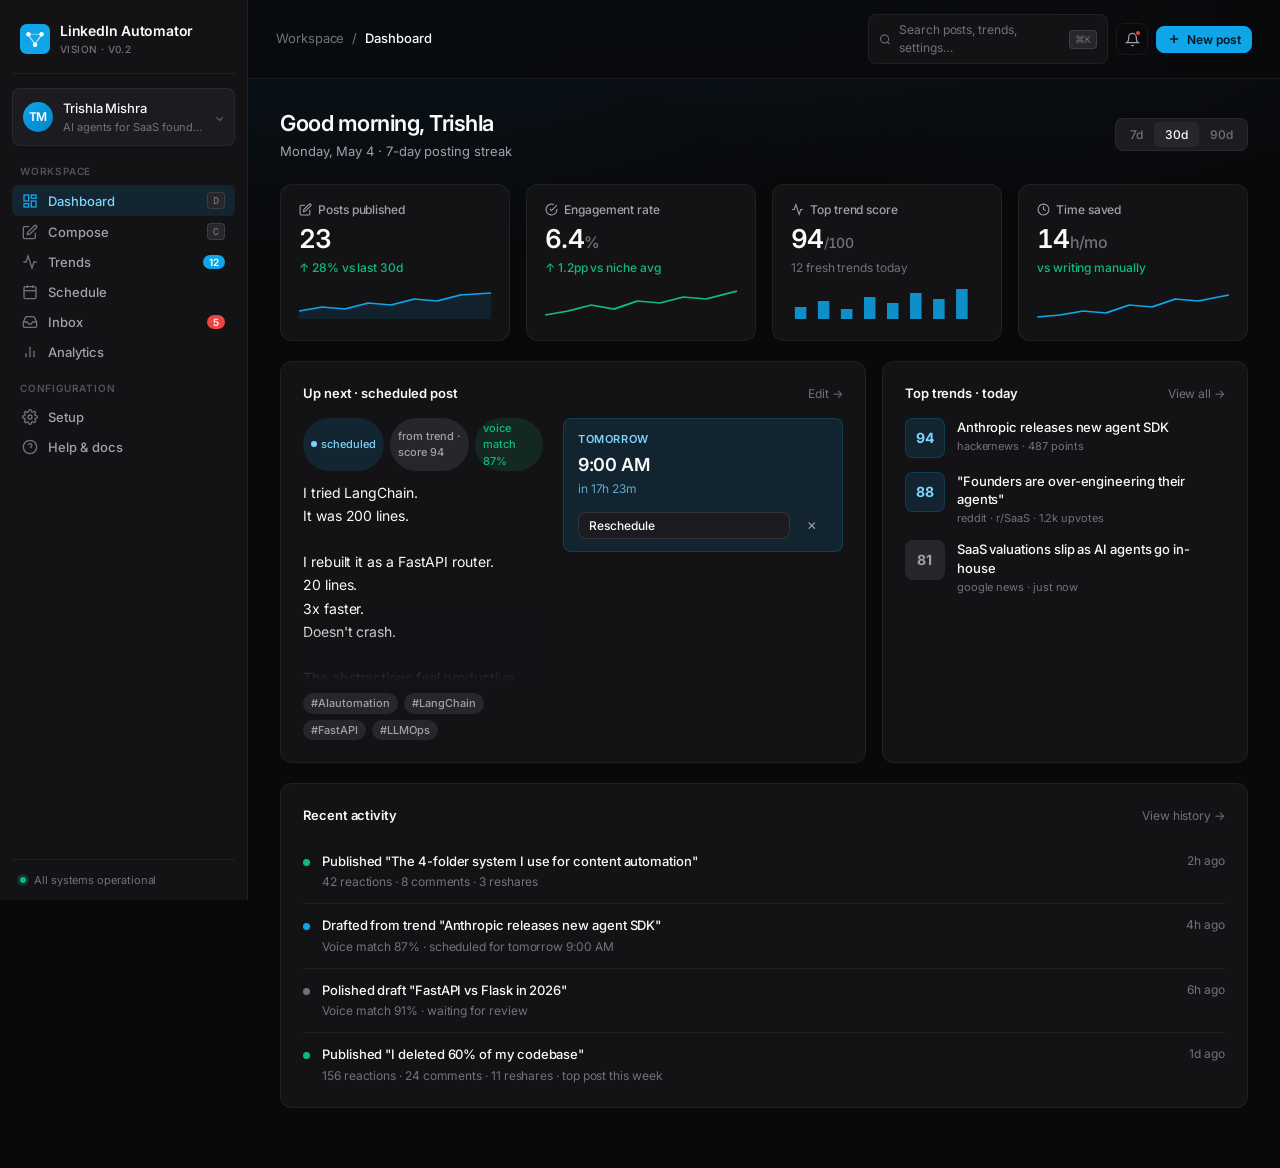
<file: preview.html>
<!DOCTYPE html>
<html lang="en">
<head>
  <meta charset="UTF-8" />
  <meta name="viewport" content="width=device-width, initial-scale=1.0" />
  <title>LinkedIn Automator — Vision Preview</title>
  <link rel="preconnect" href="https://fonts.googleapis.com" />
  <link rel="preconnect" href="https://fonts.gstatic.com" crossorigin />
  <link href="https://fonts.googleapis.com/css2?family=Inter:wght@400;500;600;700&family=Geist+Mono:wght@400;500&display=swap" rel="stylesheet" />
  <style>
    /* ==========================================================================
       Design tokens — Linear-inspired dark theme · sky-blue accent
       No purple. System-default dark.
       ========================================================================== */
    :root {
      color-scheme: dark;

      /* surfaces */
      --bg: #09090B;
      --surface: #131316;
      --surface-2: #1C1C20;
      --surface-3: #26262B;
      --surface-hover: #1A1A1E;

      /* text */
      --text: #FAFAFA;
      --text-2: #A1A1AA;
      --text-3: #71717A;
      --text-4: #52525B;

      /* borders */
      --border: rgba(255, 255, 255, 0.06);
      --border-2: rgba(255, 255, 255, 0.10);
      --border-strong: rgba(255, 255, 255, 0.18);

      /* brand — sky blue */
      --brand: #0EA5E9;
      --brand-hover: #38BDF8;
      --brand-soft: rgba(14, 165, 233, 0.12);
      --brand-soft-2: rgba(14, 165, 233, 0.20);
      --brand-text: #7DD3FC;

      /* LinkedIn brand for LinkedIn-context only */
      --linkedin: #0A66C2;

      /* semantic */
      --success: #10B981;
      --success-soft: rgba(16, 185, 129, 0.12);
      --warning: #F59E0B;
      --warning-soft: rgba(245, 158, 11, 0.12);
      --danger: #EF4444;
      --danger-soft: rgba(239, 68, 68, 0.12);

      --radius-sm: 6px;
      --radius: 8px;
      --radius-lg: 12px;
      --radius-xl: 16px;

      --shadow-sm: 0 1px 2px rgba(0,0,0,0.4);
      --shadow: 0 4px 16px rgba(0,0,0,0.4);
      --shadow-lg: 0 16px 48px rgba(0,0,0,0.55);

      --sidebar-w: 248px;
    }

    *, *::before, *::after { box-sizing: border-box; }
    html, body {
      margin: 0; padding: 0;
      background: var(--bg);
      color: var(--text);
      font-family: "Inter", -apple-system, BlinkMacSystemFont, system-ui, sans-serif;
      font-size: 14px;
      line-height: 1.5;
      -webkit-font-smoothing: antialiased;
      -moz-osx-font-smoothing: grayscale;
      letter-spacing: -0.005em;
    }
    button { font-family: inherit; cursor: pointer; }
    code, .mono { font-family: "Geist Mono", "SF Mono", Consolas, monospace; font-size: 0.92em; }

    /* ambient glow at top */
    body::before {
      content: "";
      position: fixed;
      inset: 0 0 auto 0;
      height: 380px;
      background:
        radial-gradient(ellipse 70% 100% at 30% 0%, rgba(14, 165, 233, 0.08), transparent 70%),
        radial-gradient(ellipse 50% 80% at 80% 0%, rgba(56, 189, 248, 0.05), transparent 70%);
      pointer-events: none;
      z-index: 0;
    }

    /* ==========================================================================
       Layout shell
       ========================================================================== */
    .app {
      display: grid;
      grid-template-columns: var(--sidebar-w) 1fr;
      min-height: 100vh;
      position: relative;
      z-index: 1;
    }

    /* ============== sidebar ============== */
    .sidebar {
      background: var(--surface);
      border-right: 1px solid var(--border);
      display: flex;
      flex-direction: column;
      padding: 16px 12px 12px;
      position: sticky;
      top: 0;
      height: 100vh;
    }
    .brand {
      display: flex;
      align-items: center;
      gap: 10px;
      padding: 4px 8px 16px;
      border-bottom: 1px solid var(--border);
      margin-bottom: 14px;
    }
    .brand__logo {
      width: 30px; height: 30px;
      flex-shrink: 0;
    }
    .brand__name {
      font-weight: 600;
      font-size: 14px;
      letter-spacing: -0.015em;
    }
    .brand__sub {
      font-size: 10px;
      color: var(--text-3);
      margin-top: 1px;
      letter-spacing: 0.04em;
      text-transform: uppercase;
      font-weight: 500;
    }

    .profile-chip {
      display: flex;
      align-items: center;
      gap: 10px;
      padding: 10px;
      background: var(--surface-2);
      border: 1px solid var(--border);
      border-radius: var(--radius);
      margin-bottom: 18px;
      cursor: pointer;
      transition: all 0.15s;
    }
    .profile-chip:hover { background: var(--surface-3); }
    .avatar {
      width: 30px; height: 30px;
      border-radius: 50%;
      background: linear-gradient(135deg, #0EA5E9 0%, #0284C7 100%);
      color: white;
      display: flex; align-items: center; justify-content: center;
      font-weight: 600;
      font-size: 12px;
      flex-shrink: 0;
    }
    .profile-chip__info { flex: 1; min-width: 0; }
    .profile-chip__name {
      font-size: 13px;
      font-weight: 500;
      white-space: nowrap;
      overflow: hidden;
      text-overflow: ellipsis;
    }
    .profile-chip__niche {
      font-size: 11px;
      color: var(--text-3);
      white-space: nowrap;
      overflow: hidden;
      text-overflow: ellipsis;
    }
    .profile-chip__caret { color: var(--text-3); font-size: 12px; }

    .nav-section { margin-bottom: 14px; }
    .nav-label {
      font-size: 10px;
      font-weight: 600;
      text-transform: uppercase;
      letter-spacing: 0.08em;
      color: var(--text-4);
      padding: 0 8px 6px;
    }
    .nav-item {
      display: flex;
      align-items: center;
      gap: 10px;
      padding: 7px 10px;
      border-radius: var(--radius-sm);
      color: var(--text-2);
      font-size: 13px;
      font-weight: 500;
      cursor: pointer;
      border: 0;
      background: transparent;
      width: 100%;
      text-align: left;
      transition: all 0.12s;
    }
    .nav-item:hover { background: var(--surface-2); color: var(--text); }
    .nav-item.is-active {
      background: var(--brand-soft);
      color: var(--brand-text);
    }
    .nav-item.is-active .nav-icon { color: var(--brand); }
    .nav-icon {
      width: 16px; height: 16px;
      flex-shrink: 0;
      color: var(--text-3);
    }
    .nav-item.is-active .nav-icon { color: var(--brand); }
    .nav-badge {
      margin-left: auto;
      font-size: 10px;
      font-weight: 600;
      padding: 1px 6px;
      border-radius: 10px;
      background: var(--brand);
      color: white;
    }
    .nav-badge--danger { background: var(--danger); }
    .kbd {
      margin-left: auto;
      font-family: "Geist Mono", monospace;
      font-size: 10px;
      color: var(--text-3);
      background: var(--surface-3);
      border: 1px solid var(--border-2);
      border-radius: 4px;
      padding: 1px 5px;
    }

    .sidebar__footer {
      margin-top: auto;
      padding-top: 12px;
      border-top: 1px solid var(--border);
      display: flex;
      align-items: center;
      gap: 8px;
      font-size: 11px;
      color: var(--text-3);
      padding-left: 8px;
    }
    .status-dot {
      width: 6px; height: 6px;
      border-radius: 50%;
      background: var(--success);
      box-shadow: 0 0 0 3px rgba(16, 185, 129, 0.2);
      animation: pulse-dot 2s ease-in-out infinite;
    }
    @keyframes pulse-dot {
      0%, 100% { box-shadow: 0 0 0 3px rgba(16, 185, 129, 0.2); }
      50% { box-shadow: 0 0 0 5px rgba(16, 185, 129, 0.08); }
    }

    /* ============== main ============== */
    .main { padding: 0; min-width: 0; }
    .main-header {
      display: flex;
      align-items: center;
      justify-content: space-between;
      gap: 16px;
      padding: 14px 28px;
      border-bottom: 1px solid var(--border);
      background: rgba(9, 9, 11, 0.7);
      position: sticky;
      top: 0;
      z-index: 10;
      backdrop-filter: blur(12px);
    }
    .crumb {
      display: flex;
      align-items: center;
      gap: 8px;
      font-size: 13px;
      color: var(--text-3);
    }
    .crumb__current { color: var(--text); font-weight: 500; }
    .header-actions { display: flex; align-items: center; gap: 8px; }

    .search-box {
      display: inline-flex;
      align-items: center;
      gap: 8px;
      background: var(--surface);
      border: 1px solid var(--border);
      border-radius: var(--radius);
      padding: 6px 10px;
      color: var(--text-3);
      font-size: 12px;
      width: 240px;
      cursor: pointer;
      transition: all 0.15s;
    }
    .search-box:hover { background: var(--surface-2); border-color: var(--border-2); color: var(--text-2); }
    .search-box svg { width: 13px; height: 13px; }
    .search-box .kbd { margin-left: auto; }

    .icon-btn {
      width: 32px; height: 32px;
      display: inline-flex;
      align-items: center;
      justify-content: center;
      background: transparent;
      border: 1px solid var(--border);
      border-radius: var(--radius);
      color: var(--text-2);
      position: relative;
      transition: all 0.15s;
    }
    .icon-btn:hover { background: var(--surface-2); color: var(--text); }
    .icon-btn svg { width: 15px; height: 15px; }
    .icon-btn__dot {
      position: absolute;
      top: 6px; right: 6px;
      width: 6px; height: 6px;
      border-radius: 50%;
      background: var(--danger);
      border: 1.5px solid var(--bg);
    }

    .view {
      padding: 28px 32px 60px;
      max-width: 1280px;
    }
    .view[hidden] { display: none; }

    .view-title {
      font-size: 22px;
      font-weight: 600;
      letter-spacing: -0.022em;
      margin: 0 0 4px;
    }
    .view-subtitle {
      font-size: 13.5px;
      color: var(--text-2);
      margin: 0 0 24px;
      line-height: 1.55;
    }

    /* ==========================================================================
       Components
       ========================================================================== */
    .btn {
      display: inline-flex;
      align-items: center;
      gap: 6px;
      padding: 7px 13px;
      border-radius: var(--radius);
      border: 1px solid var(--border-2);
      background: var(--surface-2);
      color: var(--text);
      font-size: 13px;
      font-weight: 500;
      transition: all 0.12s;
    }
    .btn:hover { background: var(--surface-3); border-color: var(--border-strong); }
    .btn--primary {
      background: var(--brand);
      border-color: var(--brand);
      color: #001821;
      font-weight: 600;
    }
    .btn--primary:hover { background: var(--brand-hover); border-color: var(--brand-hover); }
    .btn--ghost {
      background: transparent;
      border-color: transparent;
      color: var(--text-2);
    }
    .btn--ghost:hover { background: var(--surface-2); color: var(--text); }
    .btn--sm { padding: 5px 10px; font-size: 12px; }
    .btn--icon { padding: 6px; width: 28px; height: 28px; justify-content: center; }
    .btn-icon-svg { width: 14px; height: 14px; }

    .card {
      background: var(--surface);
      border: 1px solid var(--border);
      border-radius: var(--radius-lg);
      padding: 18px;
    }
    .card--lg { padding: 22px; }
    .card__title {
      font-size: 13px;
      font-weight: 600;
      margin: 0 0 14px;
      display: flex;
      align-items: center;
      justify-content: space-between;
      letter-spacing: -0.005em;
    }
    .card__title-link {
      font-size: 12px;
      color: var(--text-3);
      font-weight: 400;
      cursor: pointer;
    }
    .card__title-link:hover { color: var(--brand); }

    .grid { display: grid; gap: 16px; }
    .grid-4 { grid-template-columns: repeat(4, 1fr); }
    .grid-3 { grid-template-columns: repeat(3, 1fr); }
    .grid-2 { grid-template-columns: repeat(2, 1fr); }
    .grid-2-uneven { grid-template-columns: 1.6fr 1fr; }
    @media (max-width: 980px) {
      .grid-4 { grid-template-columns: repeat(2, 1fr); }
      .grid-3, .grid-2, .grid-2-uneven { grid-template-columns: 1fr; }
    }

    /* stat cards */
    .stat {
      background: var(--surface);
      border: 1px solid var(--border);
      border-radius: var(--radius-lg);
      padding: 16px 18px;
    }
    .stat__label {
      font-size: 12px;
      color: var(--text-2);
      font-weight: 500;
      display: flex;
      align-items: center;
      gap: 6px;
      margin-bottom: 6px;
    }
    .stat__value {
      font-size: 26px;
      font-weight: 600;
      letter-spacing: -0.025em;
      line-height: 1.1;
      font-variant-numeric: tabular-nums;
    }
    .stat__delta {
      font-size: 12px;
      color: var(--success);
      margin-top: 6px;
      display: inline-flex;
      align-items: center;
      gap: 3px;
      font-weight: 500;
    }
    .stat__delta--down { color: var(--danger); }
    .stat__delta--neutral { color: var(--text-3); font-weight: 400; }
    .stat__spark {
      margin-top: 10px;
      height: 32px;
      width: 100%;
    }

    /* pill / badge */
    .pill {
      display: inline-flex;
      align-items: center;
      gap: 4px;
      padding: 2px 8px;
      border-radius: 999px;
      font-size: 11px;
      font-weight: 500;
      letter-spacing: 0;
    }
    .pill--brand { background: var(--brand-soft); color: var(--brand-text); }
    .pill--success { background: var(--success-soft); color: var(--success); }
    .pill--warning { background: var(--warning-soft); color: var(--warning); }
    .pill--danger { background: var(--danger-soft); color: #FCA5A5; }
    .pill--gray { background: var(--surface-3); color: var(--text-2); }
    .pill-dot { width: 6px; height: 6px; border-radius: 50%; background: currentColor; }

    /* input */
    .input, .textarea, .select {
      width: 100%;
      padding: 9px 12px;
      border: 1px solid var(--border);
      border-radius: var(--radius);
      background: var(--surface-2);
      color: var(--text);
      font-family: inherit;
      font-size: 14px;
      outline: none;
      transition: all 0.12s;
    }
    .input:focus, .textarea:focus, .select:focus {
      border-color: var(--brand);
      box-shadow: 0 0 0 3px var(--brand-soft);
    }
    .textarea { resize: vertical; min-height: 80px; line-height: 1.55; }
    .field-label {
      font-size: 12px;
      font-weight: 500;
      color: var(--text-2);
      margin-bottom: 6px;
      display: block;
    }

    /* segmented */
    .seg {
      display: inline-flex;
      background: var(--surface-2);
      border: 1px solid var(--border);
      border-radius: var(--radius);
      padding: 3px;
    }
    .seg__btn {
      border: 0;
      background: transparent;
      color: var(--text-3);
      font-size: 12px;
      font-weight: 500;
      padding: 5px 11px;
      border-radius: 5px;
      transition: all 0.12s;
    }
    .seg__btn:hover { color: var(--text-2); }
    .seg__btn.is-active {
      background: var(--surface-3);
      color: var(--text);
    }

    /* slider */
    .range-row {
      display: flex;
      align-items: center;
      gap: 14px;
      padding: 12px 0;
      border-bottom: 1px solid var(--border);
    }
    .range-row:last-child { border-bottom: 0; }
    .range-row__label { font-size: 13px; font-weight: 500; min-width: 110px; }
    .range-row__sublabel { font-size: 11px; color: var(--text-3); margin-top: 2px; }
    .range-row__value {
      font-size: 12px;
      color: var(--brand-text);
      min-width: 80px;
      text-align: right;
      font-variant-numeric: tabular-nums;
      font-weight: 500;
    }
    input[type="range"] {
      flex: 1;
      -webkit-appearance: none;
      appearance: none;
      height: 4px;
      background: var(--surface-3);
      border-radius: 2px;
      outline: none;
    }
    input[type="range"]::-webkit-slider-thumb {
      -webkit-appearance: none;
      appearance: none;
      width: 16px; height: 16px;
      border-radius: 50%;
      background: var(--brand);
      border: 2px solid var(--bg);
      box-shadow: 0 0 0 1px var(--brand);
      cursor: pointer;
    }
    input[type="range"]::-moz-range-thumb {
      width: 16px; height: 16px;
      border-radius: 50%;
      background: var(--brand);
      border: 2px solid var(--bg);
      box-shadow: 0 0 0 1px var(--brand);
      cursor: pointer;
    }

    /* ==========================================================================
       View: Dashboard
       ========================================================================== */
    .greeting {
      display: flex;
      align-items: center;
      justify-content: space-between;
      margin-bottom: 22px;
    }
    .greeting__title { font-size: 22px; font-weight: 600; letter-spacing: -0.022em; margin: 0 0 2px; }
    .greeting__date { font-size: 13px; color: var(--text-2); }

    .next-post {
      display: grid;
      grid-template-columns: 1fr 280px;
      gap: 20px;
      align-items: start;
    }
    .next-post__body {
      font-size: 14px;
      line-height: 1.65;
      color: var(--text);
      white-space: pre-line;
      max-height: 200px;
      overflow: hidden;
      position: relative;
    }
    .next-post__body::after {
      content: "";
      position: absolute;
      bottom: 0; left: 0; right: 0;
      height: 60px;
      background: linear-gradient(to bottom, transparent, var(--surface));
      pointer-events: none;
    }
    .next-post__meta { display: flex; gap: 6px; margin-top: 12px; flex-wrap: wrap; }
    .next-post__when {
      background: var(--brand-soft);
      border: 1px solid var(--brand-soft-2);
      border-radius: var(--radius);
      padding: 12px 14px;
    }
    .next-post__when-label { font-size: 11px; color: var(--brand-text); font-weight: 600; text-transform: uppercase; letter-spacing: 0.06em; }
    .next-post__when-time { font-size: 18px; font-weight: 600; color: var(--text); margin: 4px 0 2px; letter-spacing: -0.01em; }
    .next-post__when-rel { font-size: 12px; color: var(--brand-text); opacity: 0.75; }

    .activity { list-style: none; margin: 0; padding: 0; }
    .activity li {
      display: flex; gap: 12px;
      padding: 12px 0;
      border-bottom: 1px solid var(--border);
      font-size: 13px;
    }
    .activity li:last-child { border-bottom: 0; padding-bottom: 0; }
    .activity__dot {
      width: 7px; height: 7px;
      border-radius: 50%;
      flex-shrink: 0;
      margin-top: 7px;
    }
    .activity__dot--published { background: var(--success); }
    .activity__dot--scheduled { background: var(--brand); }
    .activity__dot--draft { background: var(--text-3); }
    .activity__dot--failed { background: var(--danger); }
    .activity__main { flex: 1; min-width: 0; }
    .activity__title { font-weight: 500; }
    .activity__sub { font-size: 12px; color: var(--text-3); margin-top: 2px; }
    .activity__time { font-size: 12px; color: var(--text-3); flex-shrink: 0; }

    /* ==========================================================================
       View: Compose — A/B variants + LinkedIn-style live preview
       ========================================================================== */
    .compose-grid {
      display: grid;
      grid-template-columns: 1fr 460px;
      gap: 24px;
      align-items: start;
    }
    @media (max-width: 1100px) { .compose-grid { grid-template-columns: 1fr; } }

    .voice-meter {
      display: flex;
      align-items: center;
      gap: 10px;
      padding: 9px 12px;
      background: var(--brand-soft);
      border: 1px solid var(--brand-soft-2);
      border-radius: var(--radius);
      margin-top: 12px;
    }
    .voice-meter__bar {
      flex: 1;
      height: 5px;
      background: rgba(0,0,0,0.4);
      border-radius: 3px;
      overflow: hidden;
    }
    .voice-meter__fill {
      height: 100%;
      width: 87%;
      background: linear-gradient(90deg, var(--brand), #38BDF8);
      border-radius: 3px;
    }
    .voice-meter__label { font-size: 12px; color: var(--brand-text); font-weight: 500; }
    .voice-meter__value { font-size: 12px; color: var(--text); font-weight: 600; font-variant-numeric: tabular-nums; }

    /* Variants */
    .variants {
      display: grid;
      grid-template-columns: repeat(3, 1fr);
      gap: 10px;
      margin-top: 14px;
    }
    .variant {
      background: var(--surface-2);
      border: 1px solid var(--border);
      border-radius: var(--radius);
      padding: 12px;
      cursor: pointer;
      transition: all 0.15s;
      position: relative;
    }
    .variant:hover { border-color: var(--border-strong); }
    .variant.is-selected {
      border-color: var(--brand);
      box-shadow: 0 0 0 3px var(--brand-soft);
    }
    .variant__head {
      display: flex;
      justify-content: space-between;
      align-items: center;
      margin-bottom: 8px;
    }
    .variant__label {
      font-size: 11px;
      font-weight: 600;
      color: var(--text-2);
      text-transform: uppercase;
      letter-spacing: 0.08em;
    }
    .variant__score {
      font-size: 11px;
      color: var(--brand-text);
      font-weight: 600;
      background: var(--brand-soft);
      padding: 1px 7px;
      border-radius: 999px;
    }
    .variant__preview {
      font-size: 12px;
      line-height: 1.5;
      color: var(--text-2);
      white-space: pre-line;
      max-height: 90px;
      overflow: hidden;
      position: relative;
    }
    .variant__preview::after {
      content: "";
      position: absolute;
      bottom: 0; left: 0; right: 0;
      height: 30px;
      background: linear-gradient(to bottom, transparent, var(--surface-2));
    }

    /* LinkedIn-style preview */
    .li-preview {
      background: white;
      border: 1px solid var(--border);
      border-radius: var(--radius-lg);
      overflow: hidden;
      box-shadow: var(--shadow-lg);
    }
    .li-preview__header {
      padding: 14px 16px 0;
      display: flex;
      align-items: flex-start;
      gap: 10px;
    }
    .li-preview__avatar {
      width: 48px; height: 48px;
      border-radius: 50%;
      background: linear-gradient(135deg, #0EA5E9 0%, #0284C7 100%);
      color: white;
      display: flex; align-items: center; justify-content: center;
      font-weight: 600;
      font-size: 16px;
      flex-shrink: 0;
    }
    .li-preview__name { font-size: 14px; font-weight: 600; color: #000; }
    .li-preview__headline { font-size: 12px; color: #00000099; line-height: 1.4; }
    .li-preview__time { font-size: 12px; color: #00000099; margin-top: 2px; display: flex; align-items: center; gap: 4px; }
    .li-preview__more { margin-left: auto; color: #00000099; }
    .li-preview__body {
      padding: 12px 16px 0;
      font-size: 14px;
      line-height: 1.5;
      color: #000;
      white-space: pre-line;
    }
    .li-preview__hashtags {
      padding: 8px 16px 0;
      color: #0a66c2;
      font-size: 14px;
      font-weight: 500;
    }
    .li-preview__image {
      margin-top: 12px;
      height: 240px;
      background: linear-gradient(135deg, #0F172A 0%, #1E40AF 100%);
      position: relative;
    }
    .li-preview__image-tag {
      position: absolute;
      top: 12px; left: 12px;
      background: rgba(0,0,0,0.65);
      color: white;
      padding: 4px 8px;
      border-radius: 4px;
      font-size: 10px;
      font-weight: 500;
      letter-spacing: 0.04em;
    }
    .li-preview__reactions {
      padding: 10px 16px;
      border-top: 1px solid #E0E0E0;
      display: flex;
      align-items: center;
      gap: 4px;
      font-size: 12px;
      color: #00000099;
    }
    .li-preview__reactions-icons { display: inline-flex; }
    .li-preview__reactions-icons span {
      width: 16px; height: 16px;
      border-radius: 50%;
      border: 1.5px solid white;
      display: inline-block;
      margin-right: -4px;
    }
    .li-preview__actions {
      display: grid;
      grid-template-columns: repeat(4, 1fr);
      border-top: 1px solid #E0E0E0;
    }
    .li-preview__action {
      padding: 10px 0;
      text-align: center;
      font-size: 12px;
      color: #00000099;
      font-weight: 600;
      display: flex;
      align-items: center;
      justify-content: center;
      gap: 6px;
    }
    .li-preview__action svg { width: 16px; height: 16px; }

    .prediction {
      background: var(--success-soft);
      border: 1px solid rgba(16, 185, 129, 0.25);
      border-radius: var(--radius);
      padding: 12px 14px;
      margin-top: 14px;
      display: flex;
      align-items: center;
      gap: 12px;
    }
    .prediction__icon {
      width: 32px; height: 32px;
      background: var(--success-soft);
      border: 1px solid rgba(16, 185, 129, 0.3);
      border-radius: var(--radius);
      display: flex;
      align-items: center;
      justify-content: center;
    }
    .prediction__main { flex: 1; }
    .prediction__title { font-size: 13px; font-weight: 600; color: var(--text); }
    .prediction__sub { font-size: 12px; color: var(--text-2); margin-top: 1px; }
    .prediction__value { font-size: 18px; font-weight: 700; color: var(--success); letter-spacing: -0.02em; font-variant-numeric: tabular-nums; }

    /* ==========================================================================
       View: Trends
       ========================================================================== */
    .filter-bar {
      display: flex;
      align-items: center;
      gap: 10px;
      margin-bottom: 18px;
      flex-wrap: wrap;
    }
    .filter-bar__divider { width: 1px; height: 20px; background: var(--border); }

    .trend-row {
      display: grid;
      grid-template-columns: 64px 1fr 90px 110px;
      gap: 16px;
      align-items: center;
      padding: 14px 16px;
      background: var(--surface);
      border: 1px solid var(--border);
      border-radius: var(--radius-lg);
      transition: all 0.12s;
      margin-bottom: 8px;
    }
    .trend-row:hover { border-color: var(--border-strong); background: var(--surface-2); }
    .trend-row__score {
      font-size: 22px;
      font-weight: 600;
      color: var(--brand);
      letter-spacing: -0.025em;
      text-align: center;
      font-variant-numeric: tabular-nums;
    }
    .trend-row__score-label {
      font-size: 10px;
      color: var(--text-3);
      text-transform: uppercase;
      letter-spacing: 0.08em;
      font-weight: 600;
      text-align: center;
      margin-top: 1px;
    }
    .trend-row__title { font-size: 14px; font-weight: 500; line-height: 1.4; margin-bottom: 4px; }
    .trend-row__angle {
      font-size: 12px;
      color: var(--text-2);
      line-height: 1.45;
      margin-bottom: 6px;
    }
    .trend-row__angle strong { color: var(--text); font-weight: 600; }
    .trend-row__meta {
      display: flex;
      align-items: center;
      gap: 8px;
      font-size: 11px;
      color: var(--text-3);
    }
    .trend-row__spark { width: 90px; height: 36px; }
    .trend-row__cta { display: flex; justify-content: flex-end; }

    /* ==========================================================================
       View: Schedule (calendar)
       ========================================================================== */
    .calendar {
      display: grid;
      grid-template-columns: repeat(7, 1fr);
      gap: 8px;
    }
    .calendar__day {
      background: var(--surface);
      border: 1px solid var(--border);
      border-radius: var(--radius);
      min-height: 140px;
      padding: 10px;
      display: flex;
      flex-direction: column;
      gap: 6px;
    }
    .calendar__day--past { opacity: 0.55; }
    .calendar__day-name { font-size: 10px; color: var(--text-3); text-transform: uppercase; font-weight: 600; letter-spacing: 0.06em; }
    .calendar__day-num { font-size: 14px; font-weight: 600; }
    .calendar__day-num--today {
      background: var(--brand);
      color: #001821;
      border-radius: 50%;
      width: 24px; height: 24px;
      display: flex;
      align-items: center;
      justify-content: center;
      font-size: 13px;
    }
    .calendar__post {
      background: var(--brand-soft);
      border-left: 3px solid var(--brand);
      padding: 5px 7px;
      border-radius: 4px;
      font-size: 11px;
      font-weight: 500;
      color: var(--brand-text);
      line-height: 1.3;
    }
    .calendar__post--published {
      background: var(--success-soft);
      border-left-color: var(--success);
      color: #6EE7B7;
    }
    .calendar__post-time { display: block; font-weight: 700; font-size: 10px; opacity: 0.8; }

    /* ==========================================================================
       View: Inbox (engagement queue)
       ========================================================================== */
    .inbox-grid {
      display: grid;
      grid-template-columns: 320px 1fr;
      gap: 18px;
      align-items: start;
    }
    .inbox-list { list-style: none; margin: 0; padding: 0; display: flex; flex-direction: column; }
    .inbox-list li {
      padding: 12px 14px;
      border-bottom: 1px solid var(--border);
      cursor: pointer;
      transition: background 0.12s;
      display: flex;
      gap: 10px;
    }
    .inbox-list li:hover { background: var(--surface-2); }
    .inbox-list li.is-active { background: var(--brand-soft); border-left: 2px solid var(--brand); padding-left: 12px; }
    .inbox-list__avatar {
      width: 32px; height: 32px;
      border-radius: 50%;
      flex-shrink: 0;
      display: flex;
      align-items: center;
      justify-content: center;
      font-size: 11px;
      font-weight: 600;
      color: white;
    }
    .inbox-list__main { flex: 1; min-width: 0; }
    .inbox-list__top {
      display: flex;
      justify-content: space-between;
      gap: 8px;
      align-items: center;
    }
    .inbox-list__name { font-size: 13px; font-weight: 600; }
    .inbox-list__time { font-size: 11px; color: var(--text-3); }
    .inbox-list__preview {
      font-size: 12px;
      color: var(--text-2);
      line-height: 1.4;
      margin-top: 3px;
      overflow: hidden;
      text-overflow: ellipsis;
      display: -webkit-box;
      -webkit-line-clamp: 2;
      -webkit-box-orient: vertical;
    }
    .inbox-list__post { font-size: 11px; color: var(--text-3); margin-top: 4px; }
    .inbox-list__unread {
      width: 8px; height: 8px;
      background: var(--brand);
      border-radius: 50%;
      flex-shrink: 0;
      margin-top: 12px;
    }

    .inbox-detail {
      padding: 0;
      overflow: hidden;
    }
    .inbox-detail__head {
      display: flex;
      gap: 12px;
      padding: 16px 18px;
      border-bottom: 1px solid var(--border);
    }
    .inbox-detail__source {
      padding: 14px 18px;
      background: var(--surface-2);
      border-bottom: 1px solid var(--border);
      font-size: 12px;
      color: var(--text-2);
      line-height: 1.55;
    }
    .inbox-detail__source-label {
      font-size: 10px;
      color: var(--text-3);
      text-transform: uppercase;
      letter-spacing: 0.08em;
      font-weight: 600;
      margin-bottom: 4px;
    }
    .inbox-detail__comment { padding: 16px 18px; font-size: 13.5px; line-height: 1.6; }
    .inbox-detail__draft {
      padding: 16px 18px;
      background: var(--brand-soft);
      border-top: 1px solid var(--border);
    }
    .inbox-detail__draft-label {
      font-size: 11px;
      font-weight: 600;
      color: var(--brand-text);
      text-transform: uppercase;
      letter-spacing: 0.06em;
      margin-bottom: 8px;
      display: flex;
      align-items: center;
      gap: 6px;
    }
    .inbox-detail__draft-text {
      font-size: 13px;
      line-height: 1.55;
      color: var(--text);
      background: var(--surface);
      border: 1px solid var(--border-2);
      border-radius: var(--radius);
      padding: 12px;
    }
    .inbox-detail__actions {
      display: flex;
      gap: 8px;
      padding: 14px 18px;
      border-top: 1px solid var(--border);
    }

    /* ==========================================================================
       View: Analytics
       ========================================================================== */
    .heatmap {
      display: grid;
      grid-template-columns: 60px repeat(7, 1fr);
      gap: 4px;
      font-size: 11px;
    }
    .heatmap__row-label { color: var(--text-3); padding: 4px 8px 4px 0; text-align: right; }
    .heatmap__col-label { color: var(--text-3); text-align: center; padding-bottom: 4px; }
    .heatmap__cell {
      height: 32px;
      border-radius: 4px;
      background: rgba(14, 165, 233, 0.05);
      cursor: pointer;
      transition: transform 0.1s;
    }
    .heatmap__cell:hover { transform: scale(1.06); }

    .top-posts { list-style: none; margin: 0; padding: 0; }
    .top-posts li {
      display: grid;
      grid-template-columns: auto 1fr auto;
      gap: 12px;
      padding: 10px 0;
      border-bottom: 1px solid var(--border);
      align-items: center;
      font-size: 13px;
    }
    .top-posts li:last-child { border-bottom: 0; }
    .top-posts__rank {
      width: 24px;
      height: 24px;
      background: var(--surface-3);
      border-radius: 50%;
      display: flex;
      align-items: center;
      justify-content: center;
      font-size: 11px;
      font-weight: 600;
      color: var(--text-2);
    }
    .top-posts__rank--1 { background: var(--success-soft); color: var(--success); }
    .top-posts__title { font-weight: 500; }
    .top-posts__meta { font-size: 11px; color: var(--text-3); margin-top: 2px; }
    .top-posts__metric {
      font-variant-numeric: tabular-nums;
      font-weight: 600;
      color: var(--text);
    }
    .top-posts__metric-sub {
      font-size: 11px;
      color: var(--text-3);
      font-weight: 400;
      margin-top: 1px;
      text-align: right;
    }

    .topics-table { width: 100%; border-collapse: collapse; font-size: 13px; }
    .topics-table th {
      text-align: left;
      font-weight: 500;
      color: var(--text-3);
      font-size: 11px;
      text-transform: uppercase;
      letter-spacing: 0.06em;
      padding: 8px 0;
      border-bottom: 1px solid var(--border);
    }
    .topics-table td {
      padding: 10px 0;
      border-bottom: 1px solid var(--border);
    }
    .topics-table tr:last-child td { border-bottom: 0; }
    .topics-table .bar {
      height: 6px;
      background: var(--surface-3);
      border-radius: 3px;
      overflow: hidden;
      margin-top: 4px;
    }
    .topics-table .bar__fill {
      height: 100%;
      background: var(--brand);
      border-radius: 3px;
    }

    /* ==========================================================================
       View: Setup wizard
       ========================================================================== */
    .stepper { display: flex; align-items: center; gap: 12px; margin-bottom: 28px; }
    .step { display: flex; align-items: center; gap: 10px; }
    .step__num {
      width: 28px; height: 28px;
      border-radius: 50%;
      background: var(--surface-2);
      border: 1.5px solid var(--border-2);
      color: var(--text-3);
      display: flex;
      align-items: center;
      justify-content: center;
      font-size: 13px;
      font-weight: 600;
    }
    .step--done .step__num {
      background: var(--brand);
      border-color: var(--brand);
      color: #001821;
    }
    .step--current .step__num {
      background: var(--surface);
      border-color: var(--brand);
      color: var(--brand);
      box-shadow: 0 0 0 3px var(--brand-soft);
    }
    .step__label {
      font-size: 13px;
      font-weight: 500;
      color: var(--text-2);
    }
    .step--current .step__label { color: var(--text); font-weight: 600; }
    .step__line {
      flex: 1;
      height: 1.5px;
      background: var(--border-2);
      max-width: 60px;
    }
    .step--done .step__line { background: var(--brand); }

    .kv-list {
      display: grid;
      grid-template-columns: 140px 1fr;
      gap: 10px 24px;
      font-size: 13px;
    }
    .kv-list dt { color: var(--text-2); font-weight: 500; }
    .kv-list dd { margin: 0; line-height: 1.55; }

    .chip-list { display: flex; flex-wrap: wrap; gap: 6px; }
    .chip-list span {
      padding: 4px 10px;
      background: var(--brand-soft);
      color: var(--brand-text);
      border-radius: 999px;
      font-size: 12px;
      font-weight: 500;
    }

    .checkbox-list { display: flex; flex-direction: column; gap: 8px; margin: 12px 0; }
    .checkbox-list label {
      display: flex;
      align-items: center;
      gap: 10px;
      padding: 10px 14px;
      background: var(--surface);
      border: 1px solid var(--border);
      border-radius: var(--radius);
      font-size: 13px;
      cursor: pointer;
      transition: all 0.12s;
    }
    .checkbox-list label:hover { background: var(--surface-2); }
    .checkbox-list input[type="checkbox"] { accent-color: var(--brand); }
    .checkbox-list .check-meta { color: var(--text-3); margin-left: auto; font-size: 12px; }

    /* notification panel (open) */
    .notif-panel {
      position: absolute;
      top: 48px;
      right: 16px;
      width: 360px;
      background: var(--surface);
      border: 1px solid var(--border-2);
      border-radius: var(--radius-lg);
      box-shadow: var(--shadow-lg);
      overflow: hidden;
      z-index: 50;
    }
    .notif-panel__head {
      padding: 14px 16px;
      border-bottom: 1px solid var(--border);
      display: flex;
      align-items: center;
      justify-content: space-between;
    }
    .notif-panel__title { font-size: 13px; font-weight: 600; }
    .notif-list { list-style: none; margin: 0; padding: 0; max-height: 400px; overflow-y: auto; }
    .notif-list li {
      padding: 12px 16px;
      border-bottom: 1px solid var(--border);
      display: flex;
      gap: 10px;
      cursor: pointer;
      transition: background 0.12s;
    }
    .notif-list li:hover { background: var(--surface-2); }
    .notif-list li:last-child { border-bottom: 0; }
    .notif-list__icon {
      width: 28px; height: 28px;
      border-radius: var(--radius-sm);
      flex-shrink: 0;
      display: flex;
      align-items: center;
      justify-content: center;
    }
    .notif-list__main { flex: 1; min-width: 0; font-size: 12.5px; line-height: 1.5; }
    .notif-list__time { font-size: 11px; color: var(--text-3); margin-top: 2px; }

    /* command palette mock */
    .cmdk-overlay {
      position: fixed;
      inset: 0;
      background: rgba(0, 0, 0, 0.6);
      backdrop-filter: blur(4px);
      z-index: 100;
      display: none;
      align-items: flex-start;
      justify-content: center;
      padding-top: 18vh;
    }
    .cmdk-overlay.is-open { display: flex; }
    .cmdk {
      width: 560px;
      max-width: 92%;
      background: var(--surface);
      border: 1px solid var(--border-2);
      border-radius: var(--radius-lg);
      box-shadow: var(--shadow-lg);
      overflow: hidden;
    }
    .cmdk__input-wrap {
      display: flex;
      align-items: center;
      gap: 10px;
      padding: 14px 18px;
      border-bottom: 1px solid var(--border);
    }
    .cmdk__input-wrap svg { width: 16px; height: 16px; color: var(--text-3); }
    .cmdk__input {
      flex: 1;
      background: transparent;
      border: 0;
      color: var(--text);
      font-size: 14px;
      outline: none;
      font-family: inherit;
    }
    .cmdk__input::placeholder { color: var(--text-3); }
    .cmdk__list { padding: 6px; max-height: 340px; overflow-y: auto; }
    .cmdk__group-label {
      font-size: 10px;
      color: var(--text-3);
      text-transform: uppercase;
      letter-spacing: 0.08em;
      font-weight: 600;
      padding: 8px 12px 4px;
    }
    .cmdk__item {
      display: flex;
      align-items: center;
      gap: 12px;
      padding: 8px 12px;
      border-radius: var(--radius-sm);
      font-size: 13px;
      color: var(--text-2);
      cursor: pointer;
    }
    .cmdk__item:hover, .cmdk__item.is-focused { background: var(--brand-soft); color: var(--text); }
    .cmdk__item-icon {
      width: 14px; height: 14px;
      color: var(--text-3);
    }
    .cmdk__item.is-focused .cmdk__item-icon { color: var(--brand); }
    .cmdk__item-shortcut {
      margin-left: auto;
      font-family: "Geist Mono", monospace;
      font-size: 10px;
      color: var(--text-3);
    }

    /* toast */
    .toast {
      position: fixed;
      bottom: 24px;
      right: 24px;
      background: var(--surface);
      border: 1px solid var(--border-2);
      border-radius: var(--radius);
      padding: 12px 16px;
      box-shadow: var(--shadow-lg);
      z-index: 60;
      display: flex;
      align-items: center;
      gap: 10px;
      font-size: 13px;
      max-width: 360px;
      transform: translateY(8px);
      opacity: 0;
      transition: all 0.2s;
      pointer-events: none;
    }
    .toast.is-shown { transform: translateY(0); opacity: 1; }
    .toast__icon {
      width: 24px; height: 24px;
      border-radius: 50%;
      background: var(--success-soft);
      display: flex;
      align-items: center;
      justify-content: center;
      flex-shrink: 0;
    }

    /* hidden but accessible */
    .sr-only {
      position: absolute; width: 1px; height: 1px;
      padding: 0; margin: -1px;
      overflow: hidden; clip: rect(0,0,0,0);
      white-space: nowrap; border: 0;
    }

    @media (max-width: 760px) {
      .app { grid-template-columns: 1fr; }
      .sidebar { display: none; }
      .compose-grid, .inbox-grid, .next-post { grid-template-columns: 1fr; }
    }
  </style>
</head>
<body>
  <div class="app">

    <!-- ============================================================
         SIDEBAR
         ============================================================ -->
    <aside class="sidebar">
      <div class="brand">
        <!-- Logo: rounded square with three connected nodes (input → process → output) -->
        <svg class="brand__logo" viewBox="0 0 32 32" fill="none" xmlns="http://www.w3.org/2000/svg" aria-label="LinkedIn Automator logo">
          <rect width="32" height="32" rx="7" fill="#0EA5E9"/>
          <circle cx="9" cy="11" r="2.4" fill="white"/>
          <circle cx="23" cy="11" r="2.4" fill="white"/>
          <circle cx="16" cy="22" r="2.4" fill="white"/>
          <path d="M9.7 12.6L15.3 20.4" stroke="white" stroke-width="1.4" stroke-linecap="round" opacity="0.7"/>
          <path d="M22.3 12.6L16.7 20.4" stroke="white" stroke-width="1.4" stroke-linecap="round" opacity="0.7"/>
          <path d="M11 11H21" stroke="white" stroke-width="1.4" stroke-linecap="round" opacity="0.4"/>
        </svg>
        <div>
          <div class="brand__name">LinkedIn Automator</div>
          <div class="brand__sub">Vision · v0.2</div>
        </div>
      </div>

      <div class="profile-chip">
        <div class="avatar">TM</div>
        <div class="profile-chip__info">
          <div class="profile-chip__name">Trishla Mishra</div>
          <div class="profile-chip__niche">AI agents for SaaS founders</div>
        </div>
        <div class="profile-chip__caret">⌄</div>
      </div>

      <div class="nav-section">
        <div class="nav-label">Workspace</div>
        <button class="nav-item is-active" data-tab="dashboard">
          <svg class="nav-icon" viewBox="0 0 24 24" fill="none" stroke="currentColor" stroke-width="2"><rect x="3" y="3" width="7" height="9"/><rect x="14" y="3" width="7" height="5"/><rect x="14" y="12" width="7" height="9"/><rect x="3" y="16" width="7" height="5"/></svg>
          Dashboard
          <span class="kbd">D</span>
        </button>
        <button class="nav-item" data-tab="compose">
          <svg class="nav-icon" viewBox="0 0 24 24" fill="none" stroke="currentColor" stroke-width="2"><path d="M11 4H4a2 2 0 0 0-2 2v14a2 2 0 0 0 2 2h14a2 2 0 0 0 2-2v-7"/><path d="M18.5 2.5a2.121 2.121 0 0 1 3 3L12 15l-4 1 1-4 9.5-9.5z"/></svg>
          Compose
          <span class="kbd">C</span>
        </button>
        <button class="nav-item" data-tab="trends">
          <svg class="nav-icon" viewBox="0 0 24 24" fill="none" stroke="currentColor" stroke-width="2"><polyline points="22 12 18 12 15 21 9 3 6 12 2 12"/></svg>
          Trends
          <span class="nav-badge">12</span>
        </button>
        <button class="nav-item" data-tab="schedule">
          <svg class="nav-icon" viewBox="0 0 24 24" fill="none" stroke="currentColor" stroke-width="2"><rect x="3" y="4" width="18" height="18" rx="2"/><line x1="16" y1="2" x2="16" y2="6"/><line x1="8" y1="2" x2="8" y2="6"/><line x1="3" y1="10" x2="21" y2="10"/></svg>
          Schedule
        </button>
        <button class="nav-item" data-tab="inbox">
          <svg class="nav-icon" viewBox="0 0 24 24" fill="none" stroke="currentColor" stroke-width="2"><path d="M22 12h-6l-2 3h-4l-2-3H2"/><path d="M5.45 5.11L2 12v6a2 2 0 0 0 2 2h16a2 2 0 0 0 2-2v-6l-3.45-6.89A2 2 0 0 0 16.76 4H7.24a2 2 0 0 0-1.79 1.11z"/></svg>
          Inbox
          <span class="nav-badge nav-badge--danger">5</span>
        </button>
        <button class="nav-item" data-tab="analytics">
          <svg class="nav-icon" viewBox="0 0 24 24" fill="none" stroke="currentColor" stroke-width="2"><line x1="18" y1="20" x2="18" y2="10"/><line x1="12" y1="20" x2="12" y2="4"/><line x1="6" y1="20" x2="6" y2="14"/></svg>
          Analytics
        </button>
      </div>

      <div class="nav-section">
        <div class="nav-label">Configuration</div>
        <button class="nav-item" data-tab="setup">
          <svg class="nav-icon" viewBox="0 0 24 24" fill="none" stroke="currentColor" stroke-width="2"><circle cx="12" cy="12" r="3"/><path d="M19.4 15a1.65 1.65 0 0 0 .33 1.82l.06.06a2 2 0 0 1-2.83 2.83l-.06-.06a1.65 1.65 0 0 0-1.82-.33 1.65 1.65 0 0 0-1 1.51V21a2 2 0 0 1-4 0v-.09a1.65 1.65 0 0 0-1-1.51 1.65 1.65 0 0 0-1.82.33l-.06.06a2 2 0 0 1-2.83-2.83l.06-.06a1.65 1.65 0 0 0 .33-1.82 1.65 1.65 0 0 0-1.51-1H3a2 2 0 0 1 0-4h.09a1.65 1.65 0 0 0 1.51-1 1.65 1.65 0 0 0-.33-1.82l-.06-.06a2 2 0 0 1 2.83-2.83l.06.06a1.65 1.65 0 0 0 1.82.33H9a1.65 1.65 0 0 0 1-1.51V3a2 2 0 0 1 4 0v.09a1.65 1.65 0 0 0 1 1.51 1.65 1.65 0 0 0 1.82-.33l.06-.06a2 2 0 0 1 2.83 2.83l-.06.06a1.65 1.65 0 0 0-.33 1.82V9a1.65 1.65 0 0 0 1.51 1H21a2 2 0 0 1 0 4h-.09a1.65 1.65 0 0 0-1.51 1z"/></svg>
          Setup
        </button>
        <button class="nav-item">
          <svg class="nav-icon" viewBox="0 0 24 24" fill="none" stroke="currentColor" stroke-width="2"><circle cx="12" cy="12" r="10"/><path d="M9.09 9a3 3 0 0 1 5.83 1c0 2-3 3-3 3"/><line x1="12" y1="17" x2="12.01" y2="17"/></svg>
          Help & docs
        </button>
      </div>

      <div class="sidebar__footer">
        <span class="status-dot"></span>
        <span>All systems operational</span>
      </div>
    </aside>

    <!-- ============================================================
         MAIN
         ============================================================ -->
    <main class="main">
      <div class="main-header" style="position:relative;">
        <div class="crumb">
          <span>Workspace</span>
          <span>/</span>
          <span class="crumb__current" id="crumb-current">Dashboard</span>
        </div>
        <div class="header-actions">
          <div class="search-box" id="searchBox">
            <svg viewBox="0 0 24 24" fill="none" stroke="currentColor" stroke-width="2"><circle cx="11" cy="11" r="8"/><line x1="21" y1="21" x2="16.65" y2="16.65"/></svg>
            <span>Search posts, trends, settings…</span>
            <span class="kbd">⌘K</span>
          </div>
          <button class="icon-btn" id="notifBtn" title="Notifications">
            <svg viewBox="0 0 24 24" fill="none" stroke="currentColor" stroke-width="2"><path d="M18 8A6 6 0 0 0 6 8c0 7-3 9-3 9h18s-3-2-3-9"/><path d="M13.73 21a2 2 0 0 1-3.46 0"/></svg>
            <span class="icon-btn__dot"></span>
          </button>
          <button class="btn btn--primary btn--sm">
            <svg class="btn-icon-svg" viewBox="0 0 24 24" fill="none" stroke="currentColor" stroke-width="2.5"><line x1="12" y1="5" x2="12" y2="19"/><line x1="5" y1="12" x2="19" y2="12"/></svg>
            New post
          </button>
        </div>

        <!-- notification panel (hidden by default) -->
        <div class="notif-panel" id="notifPanel" hidden>
          <div class="notif-panel__head">
            <span class="notif-panel__title">Notifications</span>
            <span class="card__title-link">Mark all read</span>
          </div>
          <ul class="notif-list">
            <li>
              <div class="notif-list__icon" style="background:var(--success-soft)">
                <svg width="14" height="14" viewBox="0 0 24 24" fill="none" stroke="#10B981" stroke-width="2"><polyline points="20 6 9 17 4 12"/></svg>
              </div>
              <div class="notif-list__main">
                <strong>Post published</strong> — "The 4-folder system I use" got <strong>42 reactions</strong> in the first hour.
                <div class="notif-list__time">2h ago</div>
              </div>
            </li>
            <li>
              <div class="notif-list__icon" style="background:var(--brand-soft)">
                <svg width="14" height="14" viewBox="0 0 24 24" fill="none" stroke="#0EA5E9" stroke-width="2"><polyline points="22 12 18 12 15 21 9 3 6 12 2 12"/></svg>
              </div>
              <div class="notif-list__main">
                <strong>12 new trends</strong> matched your niche. Top score: <strong>94</strong>.
                <div class="notif-list__time">3h ago</div>
              </div>
            </li>
            <li>
              <div class="notif-list__icon" style="background:var(--warning-soft)">
                <svg width="14" height="14" viewBox="0 0 24 24" fill="none" stroke="#F59E0B" stroke-width="2"><path d="M21 15a2 2 0 0 1-2 2H7l-4 4V5a2 2 0 0 1 2-2h14a2 2 0 0 1 2 2z"/></svg>
              </div>
              <div class="notif-list__main">
                <strong>5 comments</strong> waiting in your Inbox. Sarah K. asked about your routing layer.
                <div class="notif-list__time">5h ago</div>
              </div>
            </li>
            <li>
              <div class="notif-list__icon" style="background:var(--surface-3)">
                <svg width="14" height="14" viewBox="0 0 24 24" fill="none" stroke="#A1A1AA" stroke-width="2"><circle cx="12" cy="12" r="10"/><polyline points="12 6 12 12 16 14"/></svg>
              </div>
              <div class="notif-list__main">
                Tomorrow's draft is ready for review · <strong>9:00 AM</strong> publish slot
                <div class="notif-list__time">6h ago</div>
              </div>
            </li>
          </ul>
        </div>
      </div>

      <!-- ================ DASHBOARD ================ -->
      <section class="view" id="view-dashboard">
        <div class="greeting">
          <div>
            <h1 class="greeting__title">Good morning, Trishla</h1>
            <div class="greeting__date">Monday, May 4 · 7-day posting streak</div>
          </div>
          <div class="seg">
            <button class="seg__btn">7d</button>
            <button class="seg__btn is-active">30d</button>
            <button class="seg__btn">90d</button>
          </div>
        </div>

        <!-- Stat cards -->
        <div class="grid grid-4" style="margin-bottom: 20px;">
          <div class="stat">
            <div class="stat__label">
              <svg width="13" height="13" viewBox="0 0 24 24" fill="none" stroke="currentColor" stroke-width="2"><path d="M11 4H4a2 2 0 0 0-2 2v14a2 2 0 0 0 2 2h14a2 2 0 0 0 2-2v-7"/><path d="M18.5 2.5a2.121 2.121 0 0 1 3 3L12 15l-4 1 1-4 9.5-9.5z"/></svg>
              Posts published
            </div>
            <div class="stat__value">23</div>
            <div class="stat__delta">↑ 28% vs last 30d</div>
            <svg class="stat__spark" viewBox="0 0 100 32" preserveAspectRatio="none"><polyline fill="none" stroke="#0EA5E9" stroke-width="1.6" points="0,24 12,20 24,22 36,16 48,18 60,12 72,14 84,8 100,6"/><polyline fill="rgba(14,165,233,0.1)" stroke="none" points="0,24 12,20 24,22 36,16 48,18 60,12 72,14 84,8 100,6 100,32 0,32"/></svg>
          </div>
          <div class="stat">
            <div class="stat__label">
              <svg width="13" height="13" viewBox="0 0 24 24" fill="none" stroke="currentColor" stroke-width="2"><path d="M22 11.08V12a10 10 0 1 1-5.93-9.14"/><polyline points="22 4 12 14.01 9 11.01"/></svg>
              Engagement rate
            </div>
            <div class="stat__value">6.4<span style="font-size:16px;color:var(--text-3);font-weight:500">%</span></div>
            <div class="stat__delta">↑ 1.2pp vs niche avg</div>
            <svg class="stat__spark" viewBox="0 0 100 32" preserveAspectRatio="none"><polyline fill="none" stroke="#10B981" stroke-width="1.6" points="0,28 12,24 24,18 36,22 48,14 60,16 72,10 84,12 100,4"/></svg>
          </div>
          <div class="stat">
            <div class="stat__label">
              <svg width="13" height="13" viewBox="0 0 24 24" fill="none" stroke="currentColor" stroke-width="2"><polyline points="22 12 18 12 15 21 9 3 6 12 2 12"/></svg>
              Top trend score
            </div>
            <div class="stat__value">94<span style="font-size:14px;color:var(--text-3);font-weight:500">/100</span></div>
            <div class="stat__delta stat__delta--neutral">12 fresh trends today</div>
            <svg class="stat__spark" viewBox="0 0 100 32" preserveAspectRatio="none"><g fill="#0EA5E9" opacity="0.85"><rect x="2" y="20" width="6" height="12"/><rect x="14" y="14" width="6" height="18"/><rect x="26" y="22" width="6" height="10"/><rect x="38" y="10" width="6" height="22"/><rect x="50" y="16" width="6" height="16"/><rect x="62" y="6" width="6" height="26"/><rect x="74" y="12" width="6" height="20"/><rect x="86" y="2" width="6" height="30"/></g></svg>
          </div>
          <div class="stat">
            <div class="stat__label">
              <svg width="13" height="13" viewBox="0 0 24 24" fill="none" stroke="currentColor" stroke-width="2"><circle cx="12" cy="12" r="10"/><polyline points="12 6 12 12 16 14"/></svg>
              Time saved
            </div>
            <div class="stat__value">14<span style="font-size:16px;color:var(--text-3);font-weight:500">h/mo</span></div>
            <div class="stat__delta">vs writing manually</div>
            <svg class="stat__spark" viewBox="0 0 100 32" preserveAspectRatio="none"><polyline fill="none" stroke="#0EA5E9" stroke-width="1.6" points="0,30 12,28 24,24 36,26 48,18 60,20 72,12 84,14 100,8"/></svg>
          </div>
        </div>

        <!-- Up next + Top trends -->
        <div class="grid grid-2-uneven" style="margin-bottom: 20px;">
          <div class="card card--lg">
            <div class="card__title">
              Up next · scheduled post
              <span class="card__title-link">Edit →</span>
            </div>
            <div class="next-post">
              <div>
                <div style="display:flex;gap:6px;margin-bottom:10px;">
                  <span class="pill pill--brand"><span class="pill-dot"></span>scheduled</span>
                  <span class="pill pill--gray">from trend · score 94</span>
                  <span class="pill pill--success">voice match 87%</span>
                </div>
                <div class="next-post__body">I tried LangChain.
It was 200 lines.

I rebuilt it as a FastAPI router.
20 lines.
3x faster.
Doesn't crash.

The abstractions feel productive.
They're not.
They're just hiding the routing decision you already need to make.

Stop chaining.
Start routing.</div>
                <div class="next-post__meta">
                  <span class="pill pill--gray">#AIautomation</span>
                  <span class="pill pill--gray">#LangChain</span>
                  <span class="pill pill--gray">#FastAPI</span>
                  <span class="pill pill--gray">#LLMOps</span>
                </div>
              </div>
              <div class="next-post__when">
                <div class="next-post__when-label">Tomorrow</div>
                <div class="next-post__when-time">9:00 AM</div>
                <div class="next-post__when-rel">in 17h 23m</div>
                <div style="margin-top:14px;display:flex;gap:6px;">
                  <button class="btn btn--sm" style="flex:1">Reschedule</button>
                  <button class="btn btn--sm btn--ghost" title="Cancel">✕</button>
                </div>
              </div>
            </div>
          </div>

          <div class="card card--lg">
            <div class="card__title">
              Top trends · today
              <span class="card__title-link">View all →</span>
            </div>
            <div style="display:flex;flex-direction:column;gap:14px;">
              <div style="display:flex;gap:12px;align-items:flex-start;">
                <div style="width:40px;height:40px;border-radius:8px;background:var(--brand-soft);border:1px solid var(--brand-soft-2);display:flex;align-items:center;justify-content:center;flex-shrink:0;">
                  <span style="font-size:14px;font-weight:700;color:var(--brand-text);line-height:1">94</span>
                </div>
                <div style="flex:1;min-width:0;">
                  <div style="font-size:13px;font-weight:500;line-height:1.4;">Anthropic releases new agent SDK</div>
                  <div style="font-size:11px;color:var(--text-3);margin-top:2px;">hackernews · 487 points</div>
                </div>
              </div>
              <div style="display:flex;gap:12px;align-items:flex-start;">
                <div style="width:40px;height:40px;border-radius:8px;background:var(--brand-soft);border:1px solid var(--brand-soft-2);display:flex;align-items:center;justify-content:center;flex-shrink:0;">
                  <span style="font-size:14px;font-weight:700;color:var(--brand-text);line-height:1">88</span>
                </div>
                <div style="flex:1;min-width:0;">
                  <div style="font-size:13px;font-weight:500;line-height:1.4;">"Founders are over-engineering their agents"</div>
                  <div style="font-size:11px;color:var(--text-3);margin-top:2px;">reddit · r/SaaS · 1.2k upvotes</div>
                </div>
              </div>
              <div style="display:flex;gap:12px;align-items:flex-start;">
                <div style="width:40px;height:40px;border-radius:8px;background:var(--surface-3);display:flex;align-items:center;justify-content:center;flex-shrink:0;">
                  <span style="font-size:14px;font-weight:700;color:var(--text-2);line-height:1">81</span>
                </div>
                <div style="flex:1;min-width:0;">
                  <div style="font-size:13px;font-weight:500;line-height:1.4;">SaaS valuations slip as AI agents go in-house</div>
                  <div style="font-size:11px;color:var(--text-3);margin-top:2px;">google news · just now</div>
                </div>
              </div>
            </div>
          </div>
        </div>

        <!-- Activity feed -->
        <div class="card card--lg">
          <div class="card__title">
            Recent activity
            <span class="card__title-link">View history →</span>
          </div>
          <ul class="activity">
            <li>
              <div class="activity__dot activity__dot--published"></div>
              <div class="activity__main">
                <div class="activity__title">Published "The 4-folder system I use for content automation"</div>
                <div class="activity__sub">42 reactions · 8 comments · 3 reshares</div>
              </div>
              <div class="activity__time">2h ago</div>
            </li>
            <li>
              <div class="activity__dot activity__dot--scheduled"></div>
              <div class="activity__main">
                <div class="activity__title">Drafted from trend "Anthropic releases new agent SDK"</div>
                <div class="activity__sub">Voice match 87% · scheduled for tomorrow 9:00 AM</div>
              </div>
              <div class="activity__time">4h ago</div>
            </li>
            <li>
              <div class="activity__dot activity__dot--draft"></div>
              <div class="activity__main">
                <div class="activity__title">Polished draft "FastAPI vs Flask in 2026"</div>
                <div class="activity__sub">Voice match 91% · waiting for review</div>
              </div>
              <div class="activity__time">6h ago</div>
            </li>
            <li>
              <div class="activity__dot activity__dot--published"></div>
              <div class="activity__main">
                <div class="activity__title">Published "I deleted 60% of my codebase"</div>
                <div class="activity__sub">156 reactions · 24 comments · 11 reshares · top post this week</div>
              </div>
              <div class="activity__time">1d ago</div>
            </li>
          </ul>
        </div>
      </section>

      <!-- ================ COMPOSE ================ -->
      <section class="view" id="view-compose" hidden>
        <h1 class="view-title">Compose a post</h1>
        <p class="view-subtitle">Pick a starting point, generate three variants in your voice, and ship the best one.</p>

        <div class="compose-grid">
          <!-- LEFT: editor -->
          <div>
            <div class="card card--lg" style="margin-bottom:14px;">
              <div class="seg" style="margin-bottom:18px;">
                <button class="seg__btn is-active">From topic</button>
                <button class="seg__btn">Polish my draft</button>
                <button class="seg__btn">From trend</button>
              </div>

              <label class="field-label">Topic or angle</label>
              <textarea class="textarea" rows="3">Why I stopped chaining LLMs and started routing them as microservices</textarea>

              <div style="display:flex;gap:8px;margin-top:14px;">
                <button class="btn btn--primary">
                  <svg class="btn-icon-svg" viewBox="0 0 24 24" fill="none" stroke="currentColor" stroke-width="2"><path d="M5 3l14 9-14 9V3z"/></svg>
                  Generate 3 variants
                </button>
                <button class="btn">+ 5 ideas</button>
                <button class="btn btn--ghost" style="margin-left:auto;">Voice settings</button>
              </div>

              <!-- A/B variants -->
              <div class="variants">
                <div class="variant">
                  <div class="variant__head">
                    <span class="variant__label">Variant A</span>
                    <span class="variant__score">82</span>
                  </div>
                  <div class="variant__preview">I tried every LangChain pattern.

None of them survived production.

So I deleted the framework and wrote 20 lines of FastAPI.

The product got faster, smaller, and stopped crashing.</div>
                </div>
                <div class="variant is-selected">
                  <div class="variant__head">
                    <span class="variant__label">Variant B</span>
                    <span class="variant__score">87</span>
                  </div>
                  <div class="variant__preview">I tried LangChain.
It was 200 lines.

I rebuilt it as a FastAPI router.
20 lines.
3x faster.
Doesn't crash.</div>
                </div>
                <div class="variant">
                  <div class="variant__head">
                    <span class="variant__label">Variant C</span>
                    <span class="variant__score">79</span>
                  </div>
                  <div class="variant__preview">Hot take: "agent frameworks" are a productivity tax.

You don't need a chain. You need a router.

Here's what changed when I made the swap.</div>
                </div>
              </div>

              <div class="voice-meter">
                <span class="voice-meter__label">Voice match</span>
                <div class="voice-meter__bar"><div class="voice-meter__fill"></div></div>
                <span class="voice-meter__value">87%</span>
              </div>
            </div>

            <div class="card card--lg">
              <div class="card__title">
                Image
                <span class="card__title-link">Regenerate ↻</span>
              </div>
              <div style="display:flex;gap:12px;align-items:flex-start;">
                <div style="width:120px;height:120px;border-radius:var(--radius);background:linear-gradient(135deg,#0F172A 0%,#1E40AF 100%);position:relative;flex-shrink:0;display:flex;align-items:center;justify-content:center;">
                  <svg viewBox="0 0 80 80" style="width:60%;height:60%;">
                    <circle cx="30" cy="35" r="9" fill="#38BDF8" opacity="0.85"/>
                    <circle cx="50" cy="30" r="6" fill="#7DD3FC" opacity="0.85"/>
                    <circle cx="55" cy="50" r="7" fill="#0EA5E9" opacity="0.85"/>
                    <line x1="30" y1="35" x2="50" y2="30" stroke="#7DD3FC" stroke-width="0.8" opacity="0.6"/>
                    <line x1="50" y1="30" x2="55" y2="50" stroke="#7DD3FC" stroke-width="0.8" opacity="0.6"/>
                  </svg>
                </div>
                <div style="flex:1;">
                  <div style="font-size:11px;color:var(--text-3);font-weight:500;margin-bottom:4px;text-transform:uppercase;letter-spacing:0.06em;">Generated prompt</div>
                  <div style="font-size:12.5px;color:var(--text);line-height:1.55;font-style:italic;background:var(--surface-2);padding:10px 12px;border-radius:var(--radius);border:1px solid var(--border);">"Abstract minimalist illustration of three connected nodes routing data, deep navy and electric blue gradient, modern editorial style"</div>
                  <div style="display:flex;gap:6px;margin-top:10px;">
                    <span class="pill pill--gray">Flux Schnell</span>
                    <span class="pill pill--gray">1024 × 1024</span>
                    <span class="pill pill--gray">$0.003</span>
                  </div>
                </div>
              </div>
            </div>
          </div>

          <!-- RIGHT: LinkedIn-style live preview -->
          <div>
            <div style="font-size:11px;font-weight:600;color:var(--text-3);text-transform:uppercase;letter-spacing:0.08em;margin-bottom:8px;display:flex;align-items:center;gap:6px;">
              <svg width="12" height="12" viewBox="0 0 24 24" fill="#0A66C2"><path d="M20.5 2h-17A1.5 1.5 0 002 3.5v17A1.5 1.5 0 003.5 22h17a1.5 1.5 0 001.5-1.5v-17A1.5 1.5 0 0020.5 2zM8 19H5v-9h3zM6.5 8.25A1.75 1.75 0 118.3 6.5a1.78 1.78 0 01-1.8 1.75zM19 19h-3v-4.74c0-1.42-.6-1.93-1.38-1.93A1.74 1.74 0 0013 14.19a.66.66 0 000 .14V19h-3v-9h2.9v1.3a3.11 3.11 0 012.7-1.4c1.55 0 3.36.86 3.36 3.66z"/></svg>
              Live preview · how it'll look on LinkedIn
            </div>
            <div class="li-preview">
              <div class="li-preview__header">
                <div class="li-preview__avatar">TM</div>
                <div style="flex:1;min-width:0;">
                  <div class="li-preview__name">Trishla Mishra</div>
                  <div class="li-preview__headline">Applied AI Engineer · I build AI agents and websites that automate work and capture leads.</div>
                  <div class="li-preview__time">Now · <svg width="12" height="12" viewBox="0 0 24 24" fill="currentColor" opacity="0.6"><circle cx="12" cy="12" r="10"/></svg></div>
                </div>
                <div class="li-preview__more">⋯</div>
              </div>
              <div class="li-preview__body">I tried LangChain.
It was 200 lines.

I rebuilt it as a FastAPI router.
20 lines.
3x faster.
Doesn't crash.

The abstractions feel productive.
They're not.
They're just hiding the routing decision you already need to make.

Stop chaining.
Start routing.

DM me "ROUTER" and I'll send the architecture.</div>
              <div class="li-preview__hashtags">#AIautomation #LangChain #FastAPI #LLMOps</div>
              <div class="li-preview__image">
                <svg viewBox="0 0 400 240" preserveAspectRatio="xMidYMid slice" style="width:100%;height:100%;">
                  <defs>
                    <linearGradient id="li-img-bg" x1="0%" y1="0%" x2="100%" y2="100%">
                      <stop offset="0%" stop-color="#0F172A"/>
                      <stop offset="100%" stop-color="#1E40AF"/>
                    </linearGradient>
                  </defs>
                  <rect width="400" height="240" fill="url(#li-img-bg)"/>
                  <circle cx="120" cy="120" r="32" fill="#38BDF8" opacity="0.85"/>
                  <circle cx="220" cy="100" r="22" fill="#7DD3FC" opacity="0.9"/>
                  <circle cx="290" cy="135" r="26" fill="#0EA5E9" opacity="0.85"/>
                  <circle cx="180" cy="160" r="14" fill="#38BDF8" opacity="0.6"/>
                  <circle cx="260" cy="80" r="11" fill="#7DD3FC" opacity="0.7"/>
                  <line x1="120" y1="120" x2="220" y2="100" stroke="#7DD3FC" stroke-width="1.5" opacity="0.55"/>
                  <line x1="220" y1="100" x2="290" y2="135" stroke="#7DD3FC" stroke-width="1.5" opacity="0.55"/>
                  <line x1="180" y1="160" x2="260" y2="80" stroke="#38BDF8" stroke-width="1.2" opacity="0.45"/>
                  <line x1="290" y1="135" x2="180" y2="160" stroke="#0EA5E9" stroke-width="1.2" opacity="0.55"/>
                </svg>
                <div class="li-preview__image-tag">AI · Flux Schnell</div>
              </div>
              <div class="li-preview__reactions">
                <span class="li-preview__reactions-icons">
                  <span style="background:#0a66c2"></span>
                  <span style="background:#df704d"></span>
                  <span style="background:#6dae4f"></span>
                </span>
                <span style="margin-left:8px;">142 · 28 comments</span>
              </div>
              <div class="li-preview__actions">
                <div class="li-preview__action">
                  <svg viewBox="0 0 24 24" fill="none" stroke="currentColor" stroke-width="2"><path d="M14 9V5a3 3 0 0 0-3-3l-4 9v11h11.28a2 2 0 0 0 2-1.7l1.38-9a2 2 0 0 0-2-2.3zM7 22H4a2 2 0 0 1-2-2v-7a2 2 0 0 1 2-2h3"/></svg>
                  Like
                </div>
                <div class="li-preview__action">
                  <svg viewBox="0 0 24 24" fill="none" stroke="currentColor" stroke-width="2"><path d="M21 15a2 2 0 0 1-2 2H7l-4 4V5a2 2 0 0 1 2-2h14a2 2 0 0 1 2 2z"/></svg>
                  Comment
                </div>
                <div class="li-preview__action">
                  <svg viewBox="0 0 24 24" fill="none" stroke="currentColor" stroke-width="2"><polyline points="17 1 21 5 17 9"/><path d="M3 11V9a4 4 0 0 1 4-4h14"/><polyline points="7 23 3 19 7 15"/><path d="M21 13v2a4 4 0 0 1-4 4H3"/></svg>
                  Repost
                </div>
                <div class="li-preview__action">
                  <svg viewBox="0 0 24 24" fill="none" stroke="currentColor" stroke-width="2"><line x1="22" y1="2" x2="11" y2="13"/><polygon points="22 2 15 22 11 13 2 9 22 2"/></svg>
                  Send
                </div>
              </div>
            </div>

            <div class="prediction">
              <div class="prediction__icon">
                <svg width="16" height="16" viewBox="0 0 24 24" fill="none" stroke="#10B981" stroke-width="2"><polyline points="22 7 13.5 15.5 8.5 10.5 2 17"/><polyline points="16 7 22 7 22 13"/></svg>
              </div>
              <div class="prediction__main">
                <div class="prediction__title">Predicted engagement</div>
                <div class="prediction__sub">Based on your last 23 posts in this niche</div>
              </div>
              <div class="prediction__value">120-180</div>
            </div>

            <div style="display:flex;gap:8px;margin-top:14px;">
              <button class="btn btn--primary" style="flex:1;">
                <svg class="btn-icon-svg" viewBox="0 0 24 24" fill="none" stroke="currentColor" stroke-width="2"><rect x="3" y="4" width="18" height="18" rx="2"/><line x1="16" y1="2" x2="16" y2="6"/><line x1="8" y1="2" x2="8" y2="6"/></svg>
                Schedule for tomorrow 9:00 AM
              </button>
              <button class="btn">Save draft</button>
              <button class="btn btn--ghost btn--icon" title="More">⋯</button>
            </div>
          </div>
        </div>
      </section>

      <!-- ================ TRENDS ================ -->
      <section class="view" id="view-trends" hidden>
        <h1 class="view-title">Trends in your niche</h1>
        <p class="view-subtitle">HackerNews · Reddit · Google News. Scored against your analyzed brand profile by Claude.</p>

        <div class="filter-bar">
          <div class="seg">
            <button class="seg__btn is-active">All sources</button>
            <button class="seg__btn">HackerNews</button>
            <button class="seg__btn">Reddit</button>
            <button class="seg__btn">Google News</button>
          </div>
          <div class="filter-bar__divider"></div>
          <select class="select" style="width:170px;font-size:12px;padding:6px 10px;">
            <option>Sort by relevance</option>
            <option>Sort by recency</option>
            <option>Sort by source score</option>
          </select>
          <select class="select" style="width:170px;font-size:12px;padding:6px 10px;">
            <option>All time periods</option>
            <option>Last 24 hours</option>
            <option>Last 7 days</option>
          </select>
          <button class="btn btn--sm" style="margin-left:auto;">
            <svg class="btn-icon-svg" viewBox="0 0 24 24" fill="none" stroke="currentColor" stroke-width="2"><polyline points="23 4 23 10 17 10"/><polyline points="1 20 1 14 7 14"/><path d="M3.51 9a9 9 0 0 1 14.85-3.36L23 10M1 14l4.64 4.36A9 9 0 0 0 20.49 15"/></svg>
            Refresh trends
          </button>
        </div>

        <div>
          <div class="trend-row">
            <div>
              <div class="trend-row__score">94</div>
              <div class="trend-row__score-label">match</div>
            </div>
            <div>
              <div class="trend-row__title">Anthropic releases new agent SDK with built-in tool use</div>
              <div class="trend-row__angle"><strong>Suggested angle:</strong> Contrast it with how you wired your own routing layer in 20 lines of FastAPI.</div>
              <div class="trend-row__meta">
                <span class="pill pill--brand"><span class="pill-dot"></span>hackernews</span>
                <span>487 points</span><span>·</span><span>2h ago</span>
              </div>
            </div>
            <svg class="trend-row__spark" viewBox="0 0 90 36" preserveAspectRatio="none">
              <polyline fill="rgba(14,165,233,0.12)" stroke="none" points="0,30 12,28 24,22 36,18 48,12 60,8 72,6 90,2 90,36 0,36"/>
              <polyline fill="none" stroke="#0EA5E9" stroke-width="1.6" points="0,30 12,28 24,22 36,18 48,12 60,8 72,6 90,2"/>
            </svg>
            <div class="trend-row__cta">
              <button class="btn btn--primary btn--sm">Write post</button>
            </div>
          </div>

          <div class="trend-row">
            <div>
              <div class="trend-row__score">88</div>
              <div class="trend-row__score-label">match</div>
            </div>
            <div>
              <div class="trend-row__title">"Founders are over-engineering their agents" — long thread on r/SaaS</div>
              <div class="trend-row__angle"><strong>Suggested angle:</strong> Tell your "I deleted 60% of my codebase" story. Concrete numbers, before/after.</div>
              <div class="trend-row__meta">
                <span class="pill pill--warning"><span class="pill-dot"></span>reddit</span>
                <span>1.2k upvotes</span><span>·</span><span>r/SaaS</span><span>·</span><span>5h ago</span>
              </div>
            </div>
            <svg class="trend-row__spark" viewBox="0 0 90 36" preserveAspectRatio="none">
              <polyline fill="rgba(14,165,233,0.12)" stroke="none" points="0,28 12,24 24,28 36,18 48,16 60,12 72,14 90,8 90,36 0,36"/>
              <polyline fill="none" stroke="#0EA5E9" stroke-width="1.6" points="0,28 12,24 24,28 36,18 48,16 60,12 72,14 90,8"/>
            </svg>
            <div class="trend-row__cta">
              <button class="btn btn--sm">Write post</button>
            </div>
          </div>

          <div class="trend-row">
            <div>
              <div class="trend-row__score">81</div>
              <div class="trend-row__score-label">match</div>
            </div>
            <div>
              <div class="trend-row__title">SaaS valuations slip as founders embed AI agents directly</div>
              <div class="trend-row__angle"><strong>Suggested angle:</strong> What this means for solo builders shipping their own agents instead of buying SaaS.</div>
              <div class="trend-row__meta">
                <span class="pill pill--success"><span class="pill-dot"></span>google news</span>
                <span>Bloomberg</span><span>·</span><span>just now</span>
              </div>
            </div>
            <svg class="trend-row__spark" viewBox="0 0 90 36" preserveAspectRatio="none">
              <polyline fill="rgba(14,165,233,0.12)" stroke="none" points="0,32 18,30 36,24 54,16 72,18 90,10 90,36 0,36"/>
              <polyline fill="none" stroke="#0EA5E9" stroke-width="1.6" points="0,32 18,30 36,24 54,16 72,18 90,10"/>
            </svg>
            <div class="trend-row__cta">
              <button class="btn btn--sm">Write post</button>
            </div>
          </div>

          <div class="trend-row">
            <div>
              <div class="trend-row__score">76</div>
              <div class="trend-row__score-label">match</div>
            </div>
            <div>
              <div class="trend-row__title">A recipe for prompt evals that doesn't suck</div>
              <div class="trend-row__angle"><strong>Suggested angle:</strong> Your one-page agent design doc + what makes evals not boring.</div>
              <div class="trend-row__meta">
                <span class="pill pill--brand"><span class="pill-dot"></span>hackernews</span>
                <span>256 points</span><span>·</span><span>3h ago</span>
              </div>
            </div>
            <svg class="trend-row__spark" viewBox="0 0 90 36" preserveAspectRatio="none">
              <polyline fill="rgba(14,165,233,0.12)" stroke="none" points="0,30 18,26 36,22 54,24 72,18 90,14 90,36 0,36"/>
              <polyline fill="none" stroke="#0EA5E9" stroke-width="1.6" points="0,30 18,26 36,22 54,24 72,18 90,14"/>
            </svg>
            <div class="trend-row__cta">
              <button class="btn btn--sm">Write post</button>
            </div>
          </div>

          <div class="trend-row" style="opacity:0.85;">
            <div>
              <div class="trend-row__score" style="color:var(--text-2)">62</div>
              <div class="trend-row__score-label">match</div>
            </div>
            <div>
              <div class="trend-row__title">"FastAPI vs Flask in 2026: who wins?" — HN front page</div>
              <div class="trend-row__angle"><strong>Suggested angle:</strong> Why FastAPI shipped your agent in a weekend.</div>
              <div class="trend-row__meta">
                <span class="pill pill--brand"><span class="pill-dot"></span>hackernews</span>
                <span>312 points</span><span>·</span><span>6h ago</span>
              </div>
            </div>
            <svg class="trend-row__spark" viewBox="0 0 90 36" preserveAspectRatio="none">
              <polyline fill="rgba(14,165,233,0.06)" stroke="none" points="0,28 18,26 36,28 54,22 72,24 90,18 90,36 0,36"/>
              <polyline fill="none" stroke="#71717A" stroke-width="1.6" points="0,28 18,26 36,28 54,22 72,24 90,18"/>
            </svg>
            <div class="trend-row__cta">
              <button class="btn btn--sm">Write post</button>
            </div>
          </div>
        </div>
      </section>

      <!-- ================ SCHEDULE ================ -->
      <section class="view" id="view-schedule" hidden>
        <div style="display:flex;align-items:center;justify-content:space-between;margin-bottom:18px;">
          <div>
            <h1 class="view-title">Schedule</h1>
            <p class="view-subtitle">Your week at a glance. Drag posts between days to reschedule.</p>
          </div>
          <div style="display:flex;gap:8px;align-items:center;">
            <button class="icon-btn"><svg viewBox="0 0 24 24" fill="none" stroke="currentColor" stroke-width="2"><polyline points="15 18 9 12 15 6"/></svg></button>
            <span style="font-size:14px;font-weight:600;padding:0 8px;">May 4 — May 10, 2026</span>
            <button class="icon-btn"><svg viewBox="0 0 24 24" fill="none" stroke="currentColor" stroke-width="2"><polyline points="9 18 15 12 9 6"/></svg></button>
            <div class="seg" style="margin-left:12px;">
              <button class="seg__btn is-active">Week</button>
              <button class="seg__btn">Month</button>
            </div>
          </div>
        </div>

        <div class="calendar">
          <div class="calendar__day">
            <div style="display:flex;justify-content:space-between;align-items:center;">
              <span class="calendar__day-name">Mon</span>
              <span class="calendar__day-num calendar__day-num--today">4</span>
            </div>
            <div class="calendar__post calendar__post--published">
              <span class="calendar__post-time">9:00 · ✓ live</span>
              The 4-folder system I use
            </div>
          </div>
          <div class="calendar__day">
            <div style="display:flex;justify-content:space-between;align-items:center;">
              <span class="calendar__day-name">Tue</span>
              <span class="calendar__day-num">5</span>
            </div>
            <div class="calendar__post">
              <span class="calendar__post-time">9:00 AM</span>
              Why I stopped chaining LLMs
            </div>
          </div>
          <div class="calendar__day">
            <div style="display:flex;justify-content:space-between;align-items:center;">
              <span class="calendar__day-name">Wed</span>
              <span class="calendar__day-num">6</span>
            </div>
            <div class="calendar__post">
              <span class="calendar__post-time">9:00 AM</span>
              Most "AI websites" fail Lighthouse
            </div>
          </div>
          <div class="calendar__day">
            <div style="display:flex;justify-content:space-between;align-items:center;">
              <span class="calendar__day-name">Thu</span>
              <span class="calendar__day-num">7</span>
            </div>
            <div class="calendar__post">
              <span class="calendar__post-time">9:00 AM</span>
              I deleted 60% of my codebase
            </div>
          </div>
          <div class="calendar__day">
            <div style="display:flex;justify-content:space-between;align-items:center;">
              <span class="calendar__day-name">Fri</span>
              <span class="calendar__day-num">8</span>
            </div>
            <div class="calendar__post">
              <span class="calendar__post-time">9:00 AM</span>
              The 6-line prompt
            </div>
          </div>
          <div class="calendar__day calendar__day--past">
            <div style="display:flex;justify-content:space-between;align-items:center;">
              <span class="calendar__day-name">Sat</span>
              <span class="calendar__day-num">9</span>
            </div>
            <div style="font-size:11px;color:var(--text-3);text-align:center;padding:14px 0;">No post</div>
          </div>
          <div class="calendar__day calendar__day--past">
            <div style="display:flex;justify-content:space-between;align-items:center;">
              <span class="calendar__day-name">Sun</span>
              <span class="calendar__day-num">10</span>
            </div>
            <div style="font-size:11px;color:var(--text-3);text-align:center;padding:14px 0;">No post</div>
          </div>
        </div>

        <div class="card card--lg" style="margin-top:24px;">
          <div class="card__title">Posting cadence</div>
          <div class="kv-list">
            <dt>Schedule</dt>
            <dd>5 posts per week · Mon–Fri at 9:00 AM IST</dd>
            <dt>Mode</dt>
            <dd><span class="pill pill--warning"><span class="pill-dot"></span>Manual review</span> — every post needs your approval before publishing</dd>
            <dt>Auto-fill</dt>
            <dd>If a slot is empty 24h before, the agent picks the top-scoring trend and drafts a post</dd>
            <dt>Streak</dt>
            <dd>7 days · keep it going by approving tomorrow's draft today</dd>
          </div>
        </div>
      </section>

      <!-- ================ INBOX ================ -->
      <section class="view" id="view-inbox" hidden>
        <h1 class="view-title">Inbox</h1>
        <p class="view-subtitle">Comments and DMs on your posts. Claude drafts replies in your voice — you approve and send.</p>

        <div class="inbox-grid">
          <div class="card" style="padding:0;overflow:hidden;">
            <div style="padding:12px 14px;border-bottom:1px solid var(--border);">
              <div class="seg" style="width:100%;">
                <button class="seg__btn is-active" style="flex:1;">All <span style="opacity:0.7;margin-left:4px">5</span></button>
                <button class="seg__btn" style="flex:1;">Unread <span style="opacity:0.7;margin-left:4px">3</span></button>
                <button class="seg__btn" style="flex:1;">Drafted</button>
              </div>
            </div>
            <ul class="inbox-list">
              <li class="is-active">
                <div class="inbox-list__avatar" style="background:#0A66C2;">SK</div>
                <div class="inbox-list__main">
                  <div class="inbox-list__top">
                    <span class="inbox-list__name">Sarah Khan</span>
                    <span class="inbox-list__time">2h</span>
                  </div>
                  <div class="inbox-list__preview">Wait — so you ditched LangChain entirely? What about memory + tool use? How do you handle that without the framework?</div>
                  <div class="inbox-list__post">on "I deleted 60% of my codebase"</div>
                </div>
                <div class="inbox-list__unread"></div>
              </li>
              <li>
                <div class="inbox-list__avatar" style="background:#10B981;">MJ</div>
                <div class="inbox-list__main">
                  <div class="inbox-list__top">
                    <span class="inbox-list__name">Marcus Johnson</span>
                    <span class="inbox-list__time">3h</span>
                  </div>
                  <div class="inbox-list__preview">This is the post I needed today. DM me ROUTER — happy to share what we tried last quarter.</div>
                  <div class="inbox-list__post">on "I deleted 60% of my codebase"</div>
                </div>
                <div class="inbox-list__unread"></div>
              </li>
              <li>
                <div class="inbox-list__avatar" style="background:#F59E0B;">AP</div>
                <div class="inbox-list__main">
                  <div class="inbox-list__top">
                    <span class="inbox-list__name">Aditi Patel</span>
                    <span class="inbox-list__time">5h</span>
                  </div>
                  <div class="inbox-list__preview">Great hook. Curious — what's your stack for the routing layer? Pure FastAPI or do you bring Pydantic in?</div>
                  <div class="inbox-list__post">on "Why I stopped chaining LLMs"</div>
                </div>
                <div class="inbox-list__unread"></div>
              </li>
              <li>
                <div class="inbox-list__avatar" style="background:#71717A;">RT</div>
                <div class="inbox-list__main">
                  <div class="inbox-list__top">
                    <span class="inbox-list__name">Ryan Torres</span>
                    <span class="inbox-list__time">1d</span>
                  </div>
                  <div class="inbox-list__preview">Replied to your reply — yes, would love to see that diagram you mentioned.</div>
                  <div class="inbox-list__post">on "The 4-folder system I use"</div>
                </div>
              </li>
              <li>
                <div class="inbox-list__avatar" style="background:#0EA5E9;">EL</div>
                <div class="inbox-list__main">
                  <div class="inbox-list__top">
                    <span class="inbox-list__name">Elena López</span>
                    <span class="inbox-list__time">1d</span>
                  </div>
                  <div class="inbox-list__preview">Saved this thread. Sharing with my team this week.</div>
                  <div class="inbox-list__post">on "The 4-folder system I use"</div>
                </div>
              </li>
            </ul>
          </div>

          <div class="card inbox-detail">
            <div class="inbox-detail__head">
              <div class="inbox-list__avatar" style="background:#0A66C2;width:40px;height:40px;font-size:13px;">SK</div>
              <div style="flex:1;min-width:0;">
                <div style="font-size:14px;font-weight:600;">Sarah Khan</div>
                <div style="font-size:12px;color:var(--text-3);">VP Engineering at Stride · 2nd connection</div>
              </div>
              <span class="pill pill--brand"><span class="pill-dot"></span>warm lead</span>
            </div>

            <div class="inbox-detail__source">
              <div class="inbox-detail__source-label">Replying to your post</div>
              I deleted LangChain on Tuesday. I rebuilt the whole agent layer in 20 lines of FastAPI. The product got faster, smaller, and stopped crashing in prod…
            </div>

            <div class="inbox-detail__comment">
              <strong style="font-weight:600;">Sarah's comment:</strong>
              <div style="margin-top:6px;color:var(--text);">"Wait — so you ditched LangChain entirely? What about memory + tool use? How do you handle that without the framework?"</div>
            </div>

            <div class="inbox-detail__draft">
              <div class="inbox-detail__draft-label">
                <svg width="12" height="12" viewBox="0 0 24 24" fill="none" stroke="currentColor" stroke-width="2.2"><path d="M12 2L2 7l10 5 10-5-10-5z"/><path d="M2 17l10 5 10-5"/></svg>
                Claude drafted a reply in your voice · 91% match
              </div>
              <div class="inbox-detail__draft-text">Memory: Postgres + a thin retrieval helper.

Tool use: my router decides which tool fires, then a vanilla function call.

That's it. Zero framework, zero abstractions hiding the routing.

The whole thing is &lt;200 lines. I'll send the diagram if you DM me ROUTER.</div>
            </div>

            <div class="inbox-detail__actions">
              <button class="btn btn--primary">
                <svg class="btn-icon-svg" viewBox="0 0 24 24" fill="none" stroke="currentColor" stroke-width="2"><line x1="22" y1="2" x2="11" y2="13"/><polygon points="22 2 15 22 11 13 2 9 22 2"/></svg>
                Send reply
              </button>
              <button class="btn">Edit draft</button>
              <button class="btn">Regenerate</button>
              <button class="btn btn--ghost" style="margin-left:auto;">Skip</button>
            </div>
          </div>
        </div>
      </section>

      <!-- ================ ANALYTICS ================ -->
      <section class="view" id="view-analytics" hidden>
        <div style="display:flex;align-items:center;justify-content:space-between;margin-bottom:18px;">
          <div>
            <h1 class="view-title">Analytics</h1>
            <p class="view-subtitle">What's working, when it works, and which voice levers move the dial.</p>
          </div>
          <div class="seg">
            <button class="seg__btn">7d</button>
            <button class="seg__btn is-active">30d</button>
            <button class="seg__btn">90d</button>
            <button class="seg__btn">All</button>
          </div>
        </div>

        <!-- main chart -->
        <div class="card card--lg" style="margin-bottom:18px;">
          <div class="card__title">
            Reactions over time
            <div style="display:flex;gap:14px;font-size:11px;color:var(--text-3);font-weight:400;">
              <span style="display:inline-flex;align-items:center;gap:5px;"><span style="width:8px;height:8px;background:#0EA5E9;border-radius:2px;"></span>Reactions</span>
              <span style="display:inline-flex;align-items:center;gap:5px;"><span style="width:8px;height:8px;background:#10B981;border-radius:2px;"></span>Comments</span>
              <span style="display:inline-flex;align-items:center;gap:5px;"><span style="width:8px;height:8px;background:#71717A;border-radius:2px;"></span>Reshares</span>
            </div>
          </div>
          <svg viewBox="0 0 800 200" style="width:100%;height:200px;">
            <!-- grid -->
            <g stroke="rgba(255,255,255,0.05)" stroke-width="1">
              <line x1="0" y1="40" x2="800" y2="40"/>
              <line x1="0" y1="80" x2="800" y2="80"/>
              <line x1="0" y1="120" x2="800" y2="120"/>
              <line x1="0" y1="160" x2="800" y2="160"/>
            </g>
            <!-- reactions area -->
            <polyline fill="rgba(14,165,233,0.15)" stroke="none" points="0,160 50,140 100,150 150,120 200,135 250,100 300,115 350,80 400,90 450,60 500,70 550,45 600,55 650,30 700,40 750,20 800,25 800,200 0,200"/>
            <polyline fill="none" stroke="#0EA5E9" stroke-width="2" points="0,160 50,140 100,150 150,120 200,135 250,100 300,115 350,80 400,90 450,60 500,70 550,45 600,55 650,30 700,40 750,20 800,25"/>
            <!-- comments line -->
            <polyline fill="none" stroke="#10B981" stroke-width="1.5" points="0,180 50,170 100,175 150,165 200,170 250,150 300,160 350,140 400,150 450,130 500,140 550,120 600,130 650,115 700,125 750,100 800,110"/>
            <!-- reshares line -->
            <polyline fill="none" stroke="#71717A" stroke-width="1.5" stroke-dasharray="3 3" points="0,190 50,185 100,188 150,180 200,185 250,175 300,180 350,170 400,175 450,165 500,170 550,160 600,165 650,155 700,160 750,150 800,155"/>
            <!-- top point dot -->
            <circle cx="750" cy="20" r="4" fill="#0EA5E9"/>
            <circle cx="750" cy="20" r="8" fill="#0EA5E9" opacity="0.3"/>
          </svg>
          <div style="display:flex;justify-content:space-between;font-size:10px;color:var(--text-3);margin-top:8px;">
            <span>Apr 4</span><span>Apr 11</span><span>Apr 18</span><span>Apr 25</span><span>May 2</span>
          </div>
        </div>

        <div class="grid grid-2" style="margin-bottom:18px;">
          <!-- Best time heatmap -->
          <div class="card card--lg">
            <div class="card__title">
              Best posting times
              <span class="card__title-link">your audience is online</span>
            </div>
            <div class="heatmap">
              <span></span>
              <span class="heatmap__col-label">M</span>
              <span class="heatmap__col-label">T</span>
              <span class="heatmap__col-label">W</span>
              <span class="heatmap__col-label">T</span>
              <span class="heatmap__col-label">F</span>
              <span class="heatmap__col-label">S</span>
              <span class="heatmap__col-label">S</span>

              <span class="heatmap__row-label">6 AM</span>
              <span class="heatmap__cell" style="background:rgba(14,165,233,0.12)"></span>
              <span class="heatmap__cell" style="background:rgba(14,165,233,0.12)"></span>
              <span class="heatmap__cell" style="background:rgba(14,165,233,0.18)"></span>
              <span class="heatmap__cell" style="background:rgba(14,165,233,0.15)"></span>
              <span class="heatmap__cell" style="background:rgba(14,165,233,0.12)"></span>
              <span class="heatmap__cell" style="background:rgba(14,165,233,0.06)"></span>
              <span class="heatmap__cell" style="background:rgba(14,165,233,0.06)"></span>

              <span class="heatmap__row-label">9 AM</span>
              <span class="heatmap__cell" style="background:rgba(14,165,233,0.85)"></span>
              <span class="heatmap__cell" style="background:rgba(14,165,233,0.78)"></span>
              <span class="heatmap__cell" style="background:rgba(14,165,233,0.92);outline:1.5px solid #0EA5E9;outline-offset:-2px;"></span>
              <span class="heatmap__cell" style="background:rgba(14,165,233,0.82)"></span>
              <span class="heatmap__cell" style="background:rgba(14,165,233,0.7)"></span>
              <span class="heatmap__cell" style="background:rgba(14,165,233,0.2)"></span>
              <span class="heatmap__cell" style="background:rgba(14,165,233,0.18)"></span>

              <span class="heatmap__row-label">12 PM</span>
              <span class="heatmap__cell" style="background:rgba(14,165,233,0.55)"></span>
              <span class="heatmap__cell" style="background:rgba(14,165,233,0.48)"></span>
              <span class="heatmap__cell" style="background:rgba(14,165,233,0.6)"></span>
              <span class="heatmap__cell" style="background:rgba(14,165,233,0.5)"></span>
              <span class="heatmap__cell" style="background:rgba(14,165,233,0.4)"></span>
              <span class="heatmap__cell" style="background:rgba(14,165,233,0.25)"></span>
              <span class="heatmap__cell" style="background:rgba(14,165,233,0.2)"></span>

              <span class="heatmap__row-label">3 PM</span>
              <span class="heatmap__cell" style="background:rgba(14,165,233,0.4)"></span>
              <span class="heatmap__cell" style="background:rgba(14,165,233,0.3)"></span>
              <span class="heatmap__cell" style="background:rgba(14,165,233,0.42)"></span>
              <span class="heatmap__cell" style="background:rgba(14,165,233,0.38)"></span>
              <span class="heatmap__cell" style="background:rgba(14,165,233,0.32)"></span>
              <span class="heatmap__cell" style="background:rgba(14,165,233,0.18)"></span>
              <span class="heatmap__cell" style="background:rgba(14,165,233,0.15)"></span>

              <span class="heatmap__row-label">6 PM</span>
              <span class="heatmap__cell" style="background:rgba(14,165,233,0.25)"></span>
              <span class="heatmap__cell" style="background:rgba(14,165,233,0.2)"></span>
              <span class="heatmap__cell" style="background:rgba(14,165,233,0.28)"></span>
              <span class="heatmap__cell" style="background:rgba(14,165,233,0.22)"></span>
              <span class="heatmap__cell" style="background:rgba(14,165,233,0.18)"></span>
              <span class="heatmap__cell" style="background:rgba(14,165,233,0.12)"></span>
              <span class="heatmap__cell" style="background:rgba(14,165,233,0.1)"></span>
            </div>
            <p style="font-size:12px;color:var(--text-2);margin:14px 0 0;line-height:1.55;">
              Best slot: <strong style="color:var(--text);">Wed 9:00 AM IST</strong> · 12% above your weekly average. Worst slot: weekends after 6 PM.
            </p>
          </div>

          <!-- Top posts -->
          <div class="card card--lg">
            <div class="card__title">
              Top performing posts
              <span class="card__title-link">last 30d</span>
            </div>
            <ol class="top-posts">
              <li>
                <div class="top-posts__rank top-posts__rank--1">1</div>
                <div>
                  <div class="top-posts__title">I deleted 60% of my codebase</div>
                  <div class="top-posts__meta">contrarian · published Apr 28</div>
                </div>
                <div>
                  <div class="top-posts__metric">156</div>
                  <div class="top-posts__metric-sub">reactions</div>
                </div>
              </li>
              <li>
                <div class="top-posts__rank">2</div>
                <div>
                  <div class="top-posts__title">The 4-folder system I use</div>
                  <div class="top-posts__meta">how-to · published May 4</div>
                </div>
                <div>
                  <div class="top-posts__metric">142</div>
                  <div class="top-posts__metric-sub">reactions</div>
                </div>
              </li>
              <li>
                <div class="top-posts__rank">3</div>
                <div>
                  <div class="top-posts__title">8 hours of my week disappeared</div>
                  <div class="top-posts__meta">story · published Apr 21</div>
                </div>
                <div>
                  <div class="top-posts__metric">118</div>
                  <div class="top-posts__metric-sub">reactions</div>
                </div>
              </li>
              <li>
                <div class="top-posts__rank">4</div>
                <div>
                  <div class="top-posts__title">Multi-agent rent-payer</div>
                  <div class="top-posts__meta">case study · published Apr 14</div>
                </div>
                <div>
                  <div class="top-posts__metric">94</div>
                  <div class="top-posts__metric-sub">reactions</div>
                </div>
              </li>
            </ol>
          </div>
        </div>

        <!-- Engagement by topic -->
        <div class="card card--lg">
          <div class="card__title">Engagement by topic</div>
          <table class="topics-table">
            <thead>
              <tr>
                <th style="width:24%;">Topic</th>
                <th style="width:14%;">Posts</th>
                <th style="width:18%;">Avg reactions</th>
                <th style="width:44%;">Performance vs average</th>
              </tr>
            </thead>
            <tbody>
              <tr>
                <td>Multi-agent systems</td>
                <td>6</td>
                <td>118 / post</td>
                <td>
                  +42%
                  <div class="bar"><div class="bar__fill" style="width:92%;"></div></div>
                </td>
              </tr>
              <tr>
                <td>LangChain critique</td>
                <td>3</td>
                <td>134 / post</td>
                <td>
                  +61%
                  <div class="bar"><div class="bar__fill" style="width:100%;"></div></div>
                </td>
              </tr>
              <tr>
                <td>Building in public</td>
                <td>5</td>
                <td>78 / post</td>
                <td>
                  -6%
                  <div class="bar"><div class="bar__fill" style="width:48%;background:var(--text-3);"></div></div>
                </td>
              </tr>
              <tr>
                <td>FastAPI patterns</td>
                <td>4</td>
                <td>92 / post</td>
                <td>
                  +11%
                  <div class="bar"><div class="bar__fill" style="width:62%;"></div></div>
                </td>
              </tr>
              <tr>
                <td>Solo founder ops</td>
                <td>5</td>
                <td>71 / post</td>
                <td>
                  -14%
                  <div class="bar"><div class="bar__fill" style="width:42%;background:var(--text-3);"></div></div>
                </td>
              </tr>
            </tbody>
          </table>
          <p style="font-size:12px;color:var(--text-2);margin:14px 0 0;line-height:1.55;">
            <strong style="color:var(--text);">Insight:</strong> Contrarian and how-to formats outperform building-in-public by 60%+. The agent will weight new draft suggestions accordingly.
          </p>
        </div>
      </section>

      <!-- ================ SETUP ================ -->
      <section class="view" id="view-setup" hidden>
        <h1 class="view-title">Set up your automator</h1>
        <p class="view-subtitle">Three steps. Five minutes. Then it runs on its own.</p>

        <div class="stepper">
          <div class="step step--done">
            <div class="step__num">✓</div>
            <div class="step__label">Connect profile</div>
          </div>
          <div class="step__line"></div>
          <div class="step step--current">
            <div class="step__num">2</div>
            <div class="step__label">Tune your voice</div>
          </div>
          <div class="step__line"></div>
          <div class="step">
            <div class="step__num">3</div>
            <div class="step__label">Pick cadence</div>
          </div>
        </div>

        <div class="grid grid-2" style="align-items:start;">
          <!-- Brand profile -->
          <div class="card card--lg">
            <div style="display:flex;align-items:flex-start;gap:14px;margin-bottom:20px;">
              <div style="width:40px;height:40px;background:var(--success-soft);border:1px solid rgba(16,185,129,0.3);border-radius:var(--radius);display:flex;align-items:center;justify-content:center;flex-shrink:0;">
                <svg width="20" height="20" viewBox="0 0 24 24" fill="none" stroke="#10B981" stroke-width="2.2"><polyline points="20 6 9 17 4 12"/></svg>
              </div>
              <div>
                <div style="font-size:14px;font-weight:600;margin-bottom:2px;">Profile analyzed in 47 seconds</div>
                <div style="font-size:12.5px;color:var(--text-2);line-height:1.5;">Scraped 12 recent posts · extracted 7 hook patterns · niche identified with 91% confidence.</div>
              </div>
            </div>

            <h3 style="font-size:11px;font-weight:600;margin:0 0 12px;color:var(--text-3);text-transform:uppercase;letter-spacing:0.08em;">Brand profile</h3>
            <dl class="kv-list" style="margin-bottom:20px;">
              <dt>Name</dt><dd>Trishla Mishra</dd>
              <dt>Niche</dt><dd>AI agents for SaaS founders</dd>
              <dt>Audience</dt><dd>Solo founders shipping AI products · ops leads at small agencies</dd>
              <dt>Tone</dt><dd>Confident, direct, mildly playful. One sentence per line. No corporate jargon, no em-dashes.</dd>
            </dl>

            <h3 style="font-size:11px;font-weight:600;margin:0 0 10px;color:var(--text-3);text-transform:uppercase;letter-spacing:0.08em;">Topics</h3>
            <div class="chip-list">
              <span>multi-agent systems</span>
              <span>prompt SOPs</span>
              <span>FastAPI + Postgres</span>
              <span>building in public</span>
              <span>solo founder ops</span>
              <span>LangChain critique</span>
            </div>
          </div>

          <!-- Voice tuning sliders -->
          <div class="card card--lg">
            <h3 style="font-size:13px;font-weight:600;margin:0 0 4px;">Voice tuning</h3>
            <p style="font-size:12px;color:var(--text-3);margin:0 0 18px;">Nudge the dials. The agent regenerates examples in real time so you can hear the change.</p>

            <div class="range-row">
              <div class="range-row__label">
                <div>Length</div>
                <div class="range-row__sublabel">short ↔ long</div>
              </div>
              <input type="range" min="0" max="100" value="35" />
              <div class="range-row__value">Punchy</div>
            </div>
            <div class="range-row">
              <div class="range-row__label">
                <div>Tone</div>
                <div class="range-row__sublabel">playful ↔ formal</div>
              </div>
              <input type="range" min="0" max="100" value="28" />
              <div class="range-row__value">Playful</div>
            </div>
            <div class="range-row">
              <div class="range-row__label">
                <div>Specificity</div>
                <div class="range-row__sublabel">vague ↔ data-heavy</div>
              </div>
              <input type="range" min="0" max="100" value="84" />
              <div class="range-row__value">Specific</div>
            </div>
            <div class="range-row">
              <div class="range-row__label">
                <div>Contrarianism</div>
                <div class="range-row__sublabel">safe ↔ hot take</div>
              </div>
              <input type="range" min="0" max="100" value="68" />
              <div class="range-row__value">Bold</div>
            </div>
            <div class="range-row">
              <div class="range-row__label">
                <div>Self-disclosure</div>
                <div class="range-row__sublabel">guarded ↔ open</div>
              </div>
              <input type="range" min="0" max="100" value="58" />
              <div class="range-row__value">Personal</div>
            </div>

            <div style="margin-top:18px;padding:12px;background:var(--surface-2);border:1px solid var(--border);border-radius:var(--radius);">
              <div style="font-size:11px;color:var(--text-3);text-transform:uppercase;letter-spacing:0.06em;font-weight:600;margin-bottom:8px;">Live preview</div>
              <div style="font-size:13px;line-height:1.55;color:var(--text);">
                "I deleted LangChain on Tuesday. 200 lines became 20. The product got faster, smaller, and stopped crashing in prod."
              </div>
            </div>

            <div style="display:flex;gap:8px;margin-top:18px;">
              <button class="btn">Reset to detected</button>
              <button class="btn btn--primary" style="margin-left:auto;">
                Save & continue →
              </button>
            </div>
          </div>
        </div>

        <!-- Trend sources -->
        <div class="card card--lg" style="margin-top:18px;">
          <div class="card__title">Trend sources</div>
          <div class="checkbox-list">
            <label>
              <input type="checkbox" checked />
              <span style="font-weight:500;">HackerNews</span>
              <span class="check-meta">Free · No key required</span>
            </label>
            <label>
              <input type="checkbox" checked />
              <span style="font-weight:500;">Reddit</span>
              <span class="check-meta">r/SaaS · r/MachineLearning · r/Entrepreneur</span>
            </label>
            <label>
              <input type="checkbox" checked />
              <span style="font-weight:500;">Google News RSS</span>
              <span class="check-meta">Free · 5 keyword queries</span>
            </label>
            <label>
              <input type="checkbox" />
              <span style="font-weight:500;">X / Twitter</span>
              <span class="check-meta">Requires Basic API · $100/mo</span>
            </label>
            <label>
              <input type="checkbox" />
              <span style="font-weight:500;">Product Hunt</span>
              <span class="check-meta">Free · OAuth required</span>
            </label>
          </div>
        </div>
      </section>
    </main>
  </div>

  <!-- Command palette overlay (closed by default) -->
  <div class="cmdk-overlay" id="cmdkOverlay" role="dialog" aria-label="Command palette">
    <div class="cmdk">
      <div class="cmdk__input-wrap">
        <svg viewBox="0 0 24 24" fill="none" stroke="currentColor" stroke-width="2"><circle cx="11" cy="11" r="8"/><line x1="21" y1="21" x2="16.65" y2="16.65"/></svg>
        <input class="cmdk__input" placeholder="Search posts, trends, settings…" autofocus />
        <span class="kbd">esc</span>
      </div>
      <div class="cmdk__list">
        <div class="cmdk__group-label">Quick actions</div>
        <div class="cmdk__item is-focused">
          <svg class="cmdk__item-icon" viewBox="0 0 24 24" fill="none" stroke="currentColor" stroke-width="2"><path d="M11 4H4a2 2 0 0 0-2 2v14a2 2 0 0 0 2 2h14a2 2 0 0 0 2-2v-7"/><path d="M18.5 2.5a2.121 2.121 0 0 1 3 3L12 15l-4 1 1-4 9.5-9.5z"/></svg>
          New post from topic
          <span class="cmdk__item-shortcut">⌘N</span>
        </div>
        <div class="cmdk__item">
          <svg class="cmdk__item-icon" viewBox="0 0 24 24" fill="none" stroke="currentColor" stroke-width="2"><polyline points="22 12 18 12 15 21 9 3 6 12 2 12"/></svg>
          Refresh trends
          <span class="cmdk__item-shortcut">⌘⇧T</span>
        </div>
        <div class="cmdk__item">
          <svg class="cmdk__item-icon" viewBox="0 0 24 24" fill="none" stroke="currentColor" stroke-width="2"><polyline points="23 4 23 10 17 10"/><path d="M3.51 9a9 9 0 0 1 14.85-3.36L23 10"/></svg>
          Re-analyze profile
        </div>
        <div class="cmdk__group-label">Navigate</div>
        <div class="cmdk__item">
          <svg class="cmdk__item-icon" viewBox="0 0 24 24" fill="none" stroke="currentColor" stroke-width="2"><rect x="3" y="3" width="7" height="9"/><rect x="14" y="3" width="7" height="5"/></svg>
          Go to Dashboard
          <span class="cmdk__item-shortcut">G then D</span>
        </div>
        <div class="cmdk__item">
          <svg class="cmdk__item-icon" viewBox="0 0 24 24" fill="none" stroke="currentColor" stroke-width="2"><line x1="18" y1="20" x2="18" y2="10"/><line x1="12" y1="20" x2="12" y2="4"/></svg>
          Go to Analytics
          <span class="cmdk__item-shortcut">G then A</span>
        </div>
      </div>
    </div>
  </div>

  <!-- Toast (hidden by default) -->
  <div class="toast" id="toast">
    <div class="toast__icon">
      <svg width="14" height="14" viewBox="0 0 24 24" fill="none" stroke="#10B981" stroke-width="2.2"><polyline points="20 6 9 17 4 12"/></svg>
    </div>
    <div>
      <div style="font-weight:500;">Reply queued</div>
      <div style="font-size:12px;color:var(--text-3);">Sarah will see it in your next reply batch</div>
    </div>
  </div>

  <script>
    // Tab switching
    const navItems = document.querySelectorAll('.nav-item[data-tab]');
    const views = document.querySelectorAll('.view');
    const crumbCurrent = document.getElementById('crumb-current');
    const labels = {
      dashboard: 'Dashboard', compose: 'Compose', trends: 'Trends',
      schedule: 'Schedule', inbox: 'Inbox', analytics: 'Analytics', setup: 'Setup'
    };
    function activate(target) {
      navItems.forEach(n => n.classList.toggle('is-active', n.dataset.tab === target));
      views.forEach(v => v.hidden = v.id !== `view-${target}`);
      crumbCurrent.textContent = labels[target] || target;
      window.scrollTo({ top: 0, behavior: 'smooth' });
    }
    navItems.forEach(item => item.addEventListener('click', () => activate(item.dataset.tab)));

    // Segmented controls
    document.querySelectorAll('.seg').forEach(seg => {
      seg.querySelectorAll('.seg__btn').forEach(btn => {
        btn.addEventListener('click', () => {
          seg.querySelectorAll('.seg__btn').forEach(b => b.classList.toggle('is-active', b === btn));
        });
      });
    });

    // Variants click
    document.querySelectorAll('.variant').forEach(v => {
      v.addEventListener('click', () => {
        document.querySelectorAll('.variant').forEach(x => x.classList.remove('is-selected'));
        v.classList.add('is-selected');
      });
    });

    // Notifications panel toggle
    const notifBtn = document.getElementById('notifBtn');
    const notifPanel = document.getElementById('notifPanel');
    notifBtn.addEventListener('click', e => {
      e.stopPropagation();
      notifPanel.hidden = !notifPanel.hidden;
    });
    document.addEventListener('click', e => {
      if (!notifPanel.contains(e.target) && e.target !== notifBtn) notifPanel.hidden = true;
    });

    // Command palette
    const cmdk = document.getElementById('cmdkOverlay');
    document.getElementById('searchBox').addEventListener('click', () => cmdk.classList.add('is-open'));
    cmdk.addEventListener('click', e => { if (e.target === cmdk) cmdk.classList.remove('is-open'); });

    // Keyboard shortcuts
    document.addEventListener('keydown', e => {
      if (e.target.tagName === 'INPUT' || e.target.tagName === 'TEXTAREA') {
        if (e.key === 'Escape') cmdk.classList.remove('is-open');
        return;
      }
      if ((e.metaKey || e.ctrlKey) && e.key.toLowerCase() === 'k') {
        e.preventDefault();
        cmdk.classList.toggle('is-open');
        return;
      }
      if (e.key === 'Escape') cmdk.classList.remove('is-open');
      const map = { d: 'dashboard', c: 'compose', t: 'trends', s: 'schedule', i: 'inbox', a: 'analytics' };
      if (map[e.key.toLowerCase()]) activate(map[e.key.toLowerCase()]);
    });

    // Trend "Write post" → jump to compose + toast
    document.querySelectorAll('.trend-row__cta button').forEach(btn => {
      btn.addEventListener('click', e => { e.stopPropagation(); activate('compose'); });
    });

    // Inbox reply button → toast
    document.querySelectorAll('.inbox-detail__actions .btn--primary').forEach(btn => {
      btn.addEventListener('click', () => {
        const t = document.getElementById('toast');
        t.classList.add('is-shown');
        setTimeout(() => t.classList.remove('is-shown'), 2400);
      });
    });
  </script>
</body>
</html>
</file>
